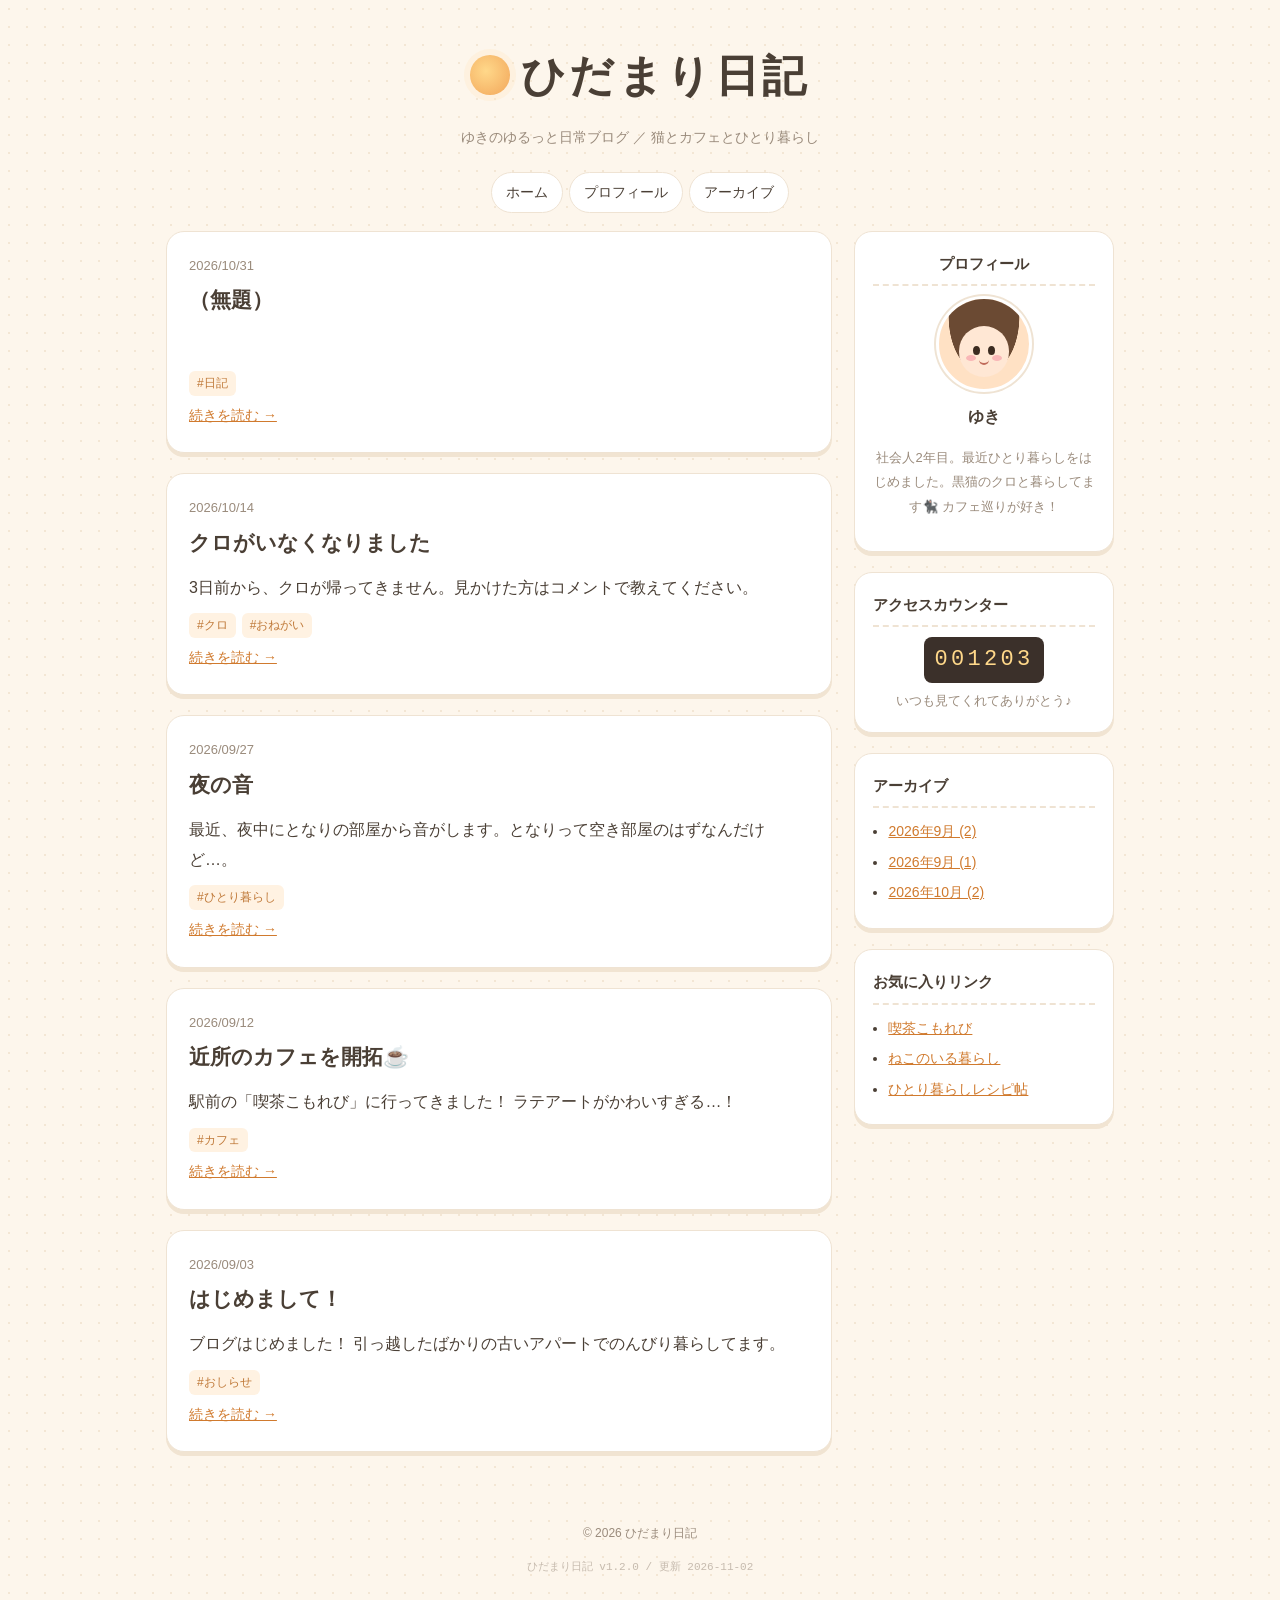
<file: index.html>
<!DOCTYPE html>
<html lang="ja">
<head>
<meta charset="UTF-8">
<meta name="viewport" content="width=device-width, initial-scale=1, viewport-fit=cover">
<title>ひだまり日記</title>
<meta name="description" content="ゆきのゆるっと日常ブログ。猫とカフェとひとり暮らし。">
<link rel="stylesheet" href="assets/blog.css">
</head>
<body>
<header class="site-header">
  <h1 class="site-title"><a href="index.html"><span class="sun"></span><span id="siteName">ひだまり日記</span></a></h1>
  <p class="site-desc" id="siteDesc">ゆきのゆるっと日常ブログ ／ 猫とカフェとひとり暮らし</p>
</header>
<nav class="nav">
  <a href="index.html">ホーム</a>
  <a href="#profile">プロフィール</a>
  <a href="#archive">アーカイブ</a>
</nav>

<div class="wrap">
  <main id="posts"></main>

  <aside class="side">
    <div class="card profile" id="profile">
      <h3>プロフィール</h3>
      <div class="avatar" id="avatar"><div class="hair"></div><div class="face"></div><div class="eye l"></div><div class="eye r"></div><div class="cheek l"></div><div class="cheek r"></div><div class="mouth"></div></div>
      <b>ゆき</b>
      <p class="small" id="profText">社会人2年目。最近ひとり暮らしをはじめました。黒猫のクロと暮らしてます🐈‍⬛ カフェ巡りが好き！</p>
    </div>
    <div class="card">
      <h3>アクセスカウンター</h3>
      <div style="text-align:center"><span class="counter" id="counter">001203</span>
      <p class="small" id="counterNote" style="margin:6px 0 0">いつも見てくれてありがとう♪</p></div>
    </div>
    <div class="card" id="archive">
      <h3>アーカイブ</h3>
      <ul id="archiveList">
        <li><a href="blog/1.html">2026年9月 (2)</a></li>
        <li><a href="blog/3.html">2026年9月 (1)</a></li>
        <li><a href="blog/4.html">2026年10月 (2)</a></li>
      </ul>
    </div>
    <div class="card">
      <h3>お気に入りリンク</h3>
      <ul id="links">
        <li><a href="javascript:void(0)" class="dead">喫茶こもれび</a></li>
        <li><a href="javascript:void(0)" class="dead">ねこのいる暮らし</a></li>
        <li><a href="javascript:void(0)" class="dead">ひとり暮らしレシピ帖</a></li>
      </ul>
    </div>
  </aside>
</div>

<footer class="site-footer">
  © 2026 ひだまり日記
  <div data-dwd-ver="ひだまり日記"></div>
</footer>

<script src="assets/dwd.js"></script>
<script src="assets/blog.js"></script>
<script>
(function () {
  'use strict';
  var read = DWD.get('read') || 0;
  var escaped = DWD.get('escaped');
  var cleared = DWD.get('cleared');

  var POSTS = [
    { n: 5, date: '2026/10/31', title: '（無題）', ex: '　', tags: ['日記'] },
    { n: 4, date: '2026/10/14', title: 'クロがいなくなりました', ex: '3日前から、クロが帰ってきません。見かけた方はコメントで教えてください。', tags: ['クロ', 'おねがい'] },
    { n: 3, date: '2026/09/27', title: '夜の音', ex: '最近、夜中にとなりの部屋から音がします。となりって空き部屋のはずなんだけど…。', tags: ['ひとり暮らし'] },
    { n: 2, date: '2026/09/12', title: '近所のカフェを開拓☕', ex: '駅前の「喫茶こもれび」に行ってきました！ ラテアートがかわいすぎる…！', tags: ['カフェ'] },
    { n: 1, date: '2026/09/03', title: 'はじめまして！', ex: 'ブログはじめました！ 引っ越したばかりの古いアパートでのんびり暮らしてます。', tags: ['おしらせ'] }
  ];

  var main = document.getElementById('posts');

  /* -------- RTAモード＋オンラインランキング（1回クリアで解放） -------- */
  function rtaCard() {
    var box = document.createElement('section');
    box.className = 'card rta-card';
    box.id = 'rank';
    var best = DWD.get('rtaBest');
    var pending = DWD.get('rtaPending');
    box.innerHTML =
      '<h3 class="rta-h">RTAモード</h3>' +
      '<p class="small" style="margin:0 0 10px">ブログ1記事目から脱出まで、どれだけ速くクリアできるか。タイマーは「RTA開始」を押した瞬間から、最深部の「そとへ」を押すまで計測されます。</p>' +
      '<div class="rta-row"><button type="button" class="rta-btn" id="rtaStart">RTA開始</button>' +
      '<span class="small">自己ベスト <b class="rta-num" id="rtaBest">' + (best ? DWD.fmt(best) : '--:--.--') + '</b></span></div>' +
      '<form id="rtaForm" class="rta-form" hidden>' +
      '<p style="margin:0 0 6px">登録できるタイム：<b class="rta-num" id="rtaPend"></b></p>' +
      '<div class="comment-form" style="margin:0"><input id="rtaName" maxlength="12" placeholder="ランキングに出す名前" autocomplete="nickname"><button id="rtaSend">登録</button></div>' +
      '</form>' +
      '<p class="small" id="rtaMsg" style="margin:8px 0 0;min-height:1.4em"></p>' +
      '<h3 class="rta-h" style="margin-top:14px">オンラインランキング</h3>' +
      '<ol class="rta-list" id="rtaList"><li class="small">読み込み中…</li></ol>';
    main.insertBefore(box, main.firstChild);

    document.getElementById('rtaStart').addEventListener('click', function () {
      DWD.rtaStart();
      location.href = 'index.html';
    });
    if (pending) {
      document.getElementById('rtaForm').hidden = false;
      document.getElementById('rtaPend').textContent = DWD.fmt(pending);
      document.getElementById('rtaName').value = (DWD.get('name') || '').slice(0, 12);
    }
    if (location.hash === '#rank') setTimeout(function () { box.scrollIntoView({ block: 'start' }); }, 50);
    initRanking();
  }

  // ランキングの保存先
  //  - GitHub Pages などふつうのWebサイト → Supabase（組織外の人も登録できる）
  //  - claude.ai の公開ページ（外部への通信が禁止）→ claude の共有データベース
  var SB_URL = 'https://kifnzvktwbomxthzvvgy.supabase.co';
  // anonキー：公開サイトに載せる前提の読み取り用キー（書き込みは関数経由のみ）
  var SB_KEY = 'eyJhbGciOiJIUzI1NiIsInR5cCI6IkpXVCJ9.eyJpc3MiOiJzdXBhYmFzZSIsInJlZiI6ImtpZm56dmt0d2JvbXh0aHp2dmd5Iiwicm9sZSI6ImFub24iLCJpYXQiOjE3Nzc4MzgxMzgsImV4cCI6MjA5MzQxNDEzOH0.M7nXP-u--6J_6rRpgz1cJj21_7KX6MtfTmZy77Xf_IE';
  function rankBackend() {
    var h = location.hostname;
    if (location.protocol === 'file:') return 'none';
    if (/(^|\.)github\.io$/.test(h) || h === 'localhost' || h === '127.0.0.1') return 'supabase';
    return 'claude';
  }

  function initRanking() {
    var list = document.getElementById('rtaList');
    var msg = document.getElementById('rtaMsg');
    var form = document.getElementById('rtaForm');
    var sendBtn = document.getElementById('rtaSend');

    function note(text) {
      list.innerHTML = '';
      var li = document.createElement('li');
      li.className = 'small';
      li.textContent = text;
      list.appendChild(li);
    }
    // rows: [{name, ms, mine}]（速い順）
    function showRows(rows) {
      list.innerHTML = '';
      var rank = 0;
      rows.forEach(function (v) {
        if (typeof v.ms !== 'number' || typeof v.name !== 'string') return;
        rank++;
        var li = document.createElement('li');
        if (v.mine) li.className = 'me';
        var n = document.createElement('span');
        n.className = 'rta-rank';
        n.textContent = rank + '位';
        var nm = document.createElement('span');
        nm.className = 'rta-who';
        nm.textContent = v.name.slice(0, 12) + (v.mine ? '（あなた）' : '');
        var t = document.createElement('b');
        t.className = 'rta-num';
        t.textContent = DWD.fmt(v.ms);
        li.appendChild(n); li.appendChild(nm); li.appendChild(t);
        list.appendChild(li);
      });
      if (!rank) note('まだ記録がありません。最初の記録を残そう。');
    }
    function disableSend(text) {
      sendBtn.disabled = true;
      if (!form.hidden && text) msg.textContent = text;
    }
    // 送信フォームの共通処理。submitFn(name, ms) は「登録後のベスト(ms)」を返す Promise
    function bindSubmit(submitFn) {
      var sending = false;
      form.addEventListener('submit', function (e) {
        e.preventDefault();
        if (sending) return;
        var ms = DWD.get('rtaPending');
        var name = document.getElementById('rtaName').value.trim().slice(0, 12);
        if (!name) { msg.textContent = '名前を入れてください。'; return; }
        if (typeof ms !== 'number' || ms < 30000 || ms > 3 * 3600000) { msg.textContent = 'このタイムは登録できません。'; return; }
        sending = true;
        sendBtn.disabled = true;
        msg.textContent = '登録中…';
        submitFn(name, Math.round(ms)).then(function (best) {
          msg.textContent = typeof best === 'number' && best < ms
            ? '登録済みのタイム（' + DWD.fmt(best) + '）の方が速いので、タイムはそのままにしました。'
            : '登録しました！';
          DWD.set('name', name);
          DWD.set('rtaPending', null);
          form.hidden = true;
        }).catch(function (err) {
          msg.textContent = (err && err.userMessage) || '登録できませんでした。時間をおいてもう一度試してください。';
          sendBtn.disabled = false;
        }).then(function () { sending = false; });
      });
    }

    var backend = rankBackend();
    if (backend === 'supabase') return supabaseRanking();
    if (backend === 'claude') return claudeRanking();
    note('オンラインランキングは、公開サイトで開いたときに使えます。');
    disableSend();

    /* ---- Supabase ---- */
    function supabaseRanking() {
      // ブラウザごとの匿名ID（1人1件の記録に使う）
      var pid = DWD.get('pid');
      if (typeof pid !== 'string' || pid.length < 16) {
        var a = new Uint8Array(16);
        (window.crypto || window.msCrypto).getRandomValues(a);
        pid = Array.prototype.map.call(a, function (b) { return ('0' + b.toString(16)).slice(-2); }).join('');
        DWD.set('pid', pid);
      }
      function api(path, opt) {
        opt = opt || {};
        var ctrl = window.AbortController ? new AbortController() : null;
        var timer = setTimeout(function () { if (ctrl) ctrl.abort(); }, 10000);
        return fetch(SB_URL + path, {
          method: opt.method || 'GET',
          headers: { apikey: SB_KEY, Authorization: 'Bearer ' + SB_KEY, 'Content-Type': 'application/json' },
          body: opt.body ? JSON.stringify(opt.body) : undefined,
          signal: ctrl ? ctrl.signal : undefined
        }).then(function (r) {
          clearTimeout(timer);
          if (!r.ok) { var e = new Error('http ' + r.status); e.status = r.status; throw e; }
          return r.json();
        }, function (e) { clearTimeout(timer); throw e; });
      }
      function load() {
        return api('/rest/v1/dwd_rta_scores?select=player_id,name,ms&order=ms.asc,updated_at.asc&limit=50').then(function (rows) {
          showRows((Array.isArray(rows) ? rows : []).map(function (r) {
            return { name: r.name, ms: r.ms, mine: r.player_id === pid };
          }));
        }).catch(function (e) {
          note(e && e.status === 404 ? 'ランキングは準備中です。' : 'ランキングを読み込めませんでした。通信状況を確認してください。');
        });
      }
      load();
      setInterval(load, 60000);
      bindSubmit(function (name, ms) {
        return api('/rest/v1/rpc/dwd_submit_rta', {
          method: 'POST',
          body: { p_player: pid, p_name: name, p_ms: ms, p_ver: DWD.VERSION }
        }).then(function (best) {
          load();
          return best;
        });
      });
    }

    /* ---- claude.ai の共有データベース ---- */
    function claudeRanking() {
      var tries = 0;
      (function waitClaude() {
        if (window.claude && typeof window.claude.use === 'function') return connect();
        if (++tries > 30) { note('ランキングを読み込めませんでした。'); return disableSend(); }
        setTimeout(waitClaude, 100);
      })();
      function connect() {
        Promise.all([window.claude.use('db'), window.claude.use('user')]).then(function (r) {
          var db = r[0], user = r[1];
          if (!db) { note('ランキングを読み込めませんでした（claude.ai にサインインすると表示されます）。'); return disableSend(); }
          return (user ? user.id() : Promise.resolve(null)).then(function (uid) {
            var loading = setTimeout(function () {
              if (list.querySelector('li.small')) note('ランキングにまだ接続できません。しばらくしてから開き直してください。');
            }, 10000);
            db.collection('rta').orderBy('ms').limit(50).onSnapshot(function (snap) {
              if (!snap.metadata.fromCache) clearTimeout(loading);
              showRows(snap.docs.map(function (d) {
                var v = d.data() || {};
                return { name: v.name, ms: v.ms, mine: !!uid && d.id === uid };
              }));
            }, function () {
              clearTimeout(loading);
              note('ランキングを読み込めませんでした。');
            });
            if (!uid) return disableSend('ランキングに登録するには claude.ai へのサインインが必要です。');
            bindSubmit(function (name, ms) {
              var ref = db.doc('rta/' + uid);
              return ref.get().then(function (cur) {
                var old = cur.exists ? cur.data() : null;
                if (old && typeof old.ms === 'number' && old.ms <= ms) return old.ms;
                return ref.set({ name: name, ms: ms, at: new Date().toISOString(), ver: DWD.VERSION }).then(function () { return ms; });
              }).catch(function (err) {
                var e = new Error('db');
                if (err && err.code === 'invalid_argument') e.userMessage = 'この共有設定では登録できません（閲覧のみの権限です）。';
                throw e;
              });
            });
          });
        }).catch(function () {
          note('ランキングを読み込めませんでした。');
          disableSend();
        });
      }
    }
  }
  function render(list) {
    main.innerHTML = '';
    list.forEach(function (p) {
      var a = document.createElement('article');
      a.className = 'card';
      a.innerHTML =
        '<div class="post-date"></div><h2 class="post-title"><a></a></h2>' +
        '<p class="post-excerpt"></p><div class="tags"></div><a class="readmore">続きを読む →</a>';
      a.querySelector('.post-date').textContent = p.date;
      var t = a.querySelector('.post-title a');
      t.textContent = p.title;
      t.href = p.href || 'blog/' + p.n + '.html';
      a.querySelector('.readmore').href = t.href;
      a.querySelector('.post-excerpt').textContent = p.ex;
      p.tags.forEach(function (tg) {
        var s = document.createElement('span');
        s.className = 'tag';
        s.textContent = '#' + tg;
        a.querySelector('.tags').appendChild(s);
      });
      main.appendChild(a);
    });
  }

  // お気に入りリンクは開かない（リンク切れ）
  DWD.$$('.dead').forEach(function (a) {
    a.addEventListener('click', function (e) {
      e.preventDefault();
      a.textContent = 'このページは存在しません';
    });
  });

  /* -------- 1周クリア後 -------- */
  if (cleared) {
    document.body.classList.add('blood');
    document.getElementById('avatar').classList.add('creepy');
    document.getElementById('siteName').textContent = 'ひだまり日記';
    document.getElementById('siteDesc').textContent = 'あなたも　ここで　くらしませんか';
    document.getElementById('counter').textContent = '000002';
    document.getElementById('counterNote').textContent = 'ゆき と ' + (DWD.get('name') || 'あなた');
    render(POSTS.map(function (p) {
      return { n: p.n, date: p.date, title: 'みつけた', ex: 'みつけた　みつけた　みつけた', tags: ['203'], href: 'end.html' };
    }));
    var box = document.createElement('div');
    box.className = 'card';
    box.innerHTML = '<p>もう一度、はじめから遊びますか？（セーブデータが消えます）</p><button type="button" id="resetBtn" style="font:inherit;padding:10px 20px;border-radius:10px;border:0;background:#a00;color:#fff;cursor:pointer">さいしょから</button>';
    main.insertBefore(box, main.firstChild);
    document.getElementById('resetBtn').addEventListener('click', function () {
      DWD.reset();
      location.href = 'index.html';
    });
    rtaCard();
    return;
  }

  /* -------- 脱出後（エンディング演出） -------- */
  if (escaped) {
    render([{ n: 6, date: '2026/11/02', title: 'ただいま！ クロも帰ってきました🐈‍⬛', ex: 'ずっと更新できなくてごめんなさい！ もう大丈夫です。全部、夢だったみたい。', tags: ['おしらせ', 'クロ'], href: '#' }].concat(POSTS.slice(1)));
    document.getElementById('counterNote').textContent = 'おかえりなさい♪';
    var toast = document.createElement('div');
    toast.className = 'toast';
    toast.innerHTML = '🎉 <b>脱出成功！</b> 表の世界に戻ってきました。<br><span class="small">おつかれさまでした。</span>';
    document.body.appendChild(toast);
    setTimeout(function () { DWD.sfx.chime(); }, 300);

    var started = false;
    function finale() {
      if (started) return;
      started = true;
      toast.remove();
      var name = DWD.get('name') || 'あなた';
      var titles = DWD.$$('.post-title a, .post-excerpt, .site-desc, #siteName, .small, .tag, .readmore, .side li a, .side h3');
      var hb = 0;
      // 心音がだんだん早くなる
      DWD.sfx.heartbeat(4, 0.85);
      setTimeout(function () { document.getElementById('avatar').classList.add('creepy'); DWD.sfx.blip(); }, 1400);
      setTimeout(function () { document.body.classList.add('stage-5'); DWD.sfx.whisper(2); }, 2400);
      setTimeout(function () {
        DWD.sfx.heartbeat(6, 0.45);
        var iv = setInterval(function () {
          hb++;
          titles.forEach(function (el) {
            el.textContent = DWD.corrupt(el.getAttribute('data-o') || (el.setAttribute('data-o', el.textContent), el.textContent), Math.min(1, hb * 0.12));
          });
          if (hb % 3 === 0) DWD.sfx.blip();
          if (hb > 9) {
            clearInterval(iv);
            document.body.classList.add('blood');
            document.body.classList.remove('stage-5');
            DWD.$$('.post-title a').forEach(function (el) { el.textContent = 'みつけた'; });
            DWD.$$('.post-excerpt').forEach(function (el) { el.textContent = 'クロは　かえってきた。　ゆきは　もう　いない。　つぎは　' + name + '。'; });
            document.getElementById('siteName').textContent = 'DarkWebDark';
            document.getElementById('counter').textContent = '000203';
            document.getElementById('counterNote').textContent = name + '　の　へや';
            DWD.sfx.stinger();
            document.body.classList.add('dwd-shake');
            setTimeout(function () {
              document.body.classList.remove('dwd-shake');
              DWD.scare({ type: 'face', dur: 1900 }).then(function () {
                return DWD.scare({ type: 'text', text: 'にがさない', dur: 1200 });
              }).then(function () {
                DWD.set('cleared', true);
                DWD.go('end.html', 600);
              });
            }, 1600);
          }
        }, 220);
      }, 4200);
    }
    // どこかを押すか、しばらく待つと始まる
    document.addEventListener('click', function (e) {
      var a = e.target.closest('a');
      if (a) e.preventDefault();
      finale();
    }, true);
    setTimeout(finale, 9000);
    return;
  }

  /* -------- 通常（だんだん不気味に） -------- */
  render(POSTS);
  if (DWD.get('rtaUnlocked') && !DWD.rtaRunning()) rtaCard();
  if (read >= 3) document.body.classList.add('stage-3');
  if (read >= 4) document.body.classList.add('stage-4');
  if (read >= 5) document.body.classList.add('stage-5');

  var counter = document.getElementById('counter');
  if (read >= 2) counter.textContent = '00' + (1203 + read * 37);
  if (read >= 3) {
    counter.textContent = '000203';
    document.getElementById('counterNote').textContent = 'いつも　見てるよ♪';
  }
  if (read >= 4) {
    counter.textContent = '000001';
    document.getElementById('counterNote').textContent = 'あなたが　はじめての　ひと';
    document.getElementById('avatar').classList.add('creepy');
    document.getElementById('profText').innerHTML = '社会人2年目。最近ひとり暮らしをはじめました。<s>黒猫のクロと暮らしてます</s> <span class="redtext">となりの人と　くらしてます</span>';
    var li = document.createElement('li');
    li.innerHTML = '<a href="dwd/index.html" class="faint" style="color:#ece4d8">となりのへや</a>';
    document.getElementById('links').appendChild(li);
  }
  if (read >= 4) {
    // 時々タイトルが一瞬化ける
    setInterval(function () {
      if (Math.random() < 0.5) DWD.glitchText(document.getElementById('siteName'), 300, 0.6);
    }, 6000);
  }
  // 無題の記事は、前の記事を読むまではただの空白
  if (read < 4) {
    var first = main.querySelector('.post-excerpt');
    if (first) first.textContent = '　';
  } else {
    var f2 = main.querySelector('.post-excerpt');
    if (f2) f2.innerHTML = '<span class="redtext">だれか　みてますか</span>';
  }
})();
</script>
</body>
</html>
</file>
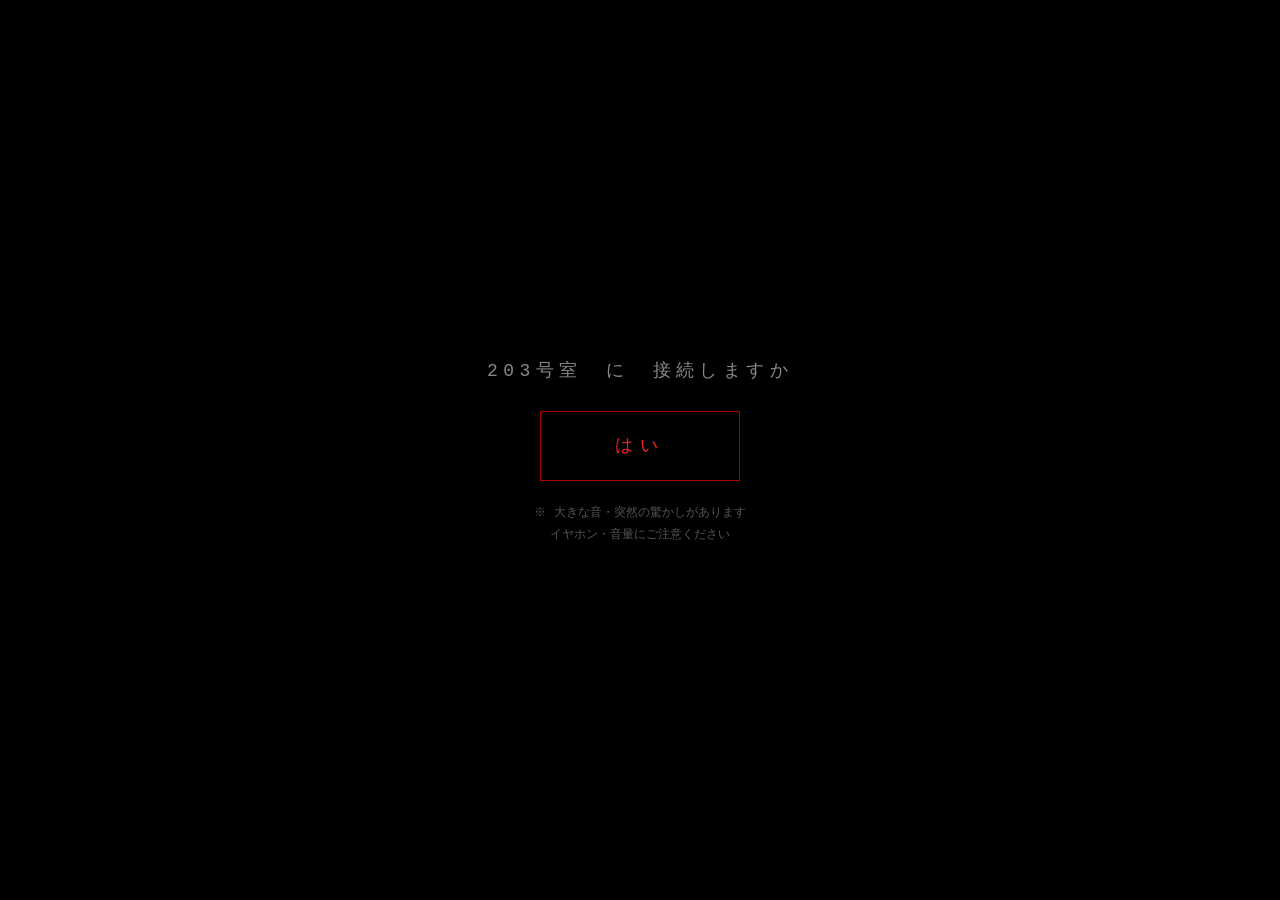
<file: dwd/index.html>
<!DOCTYPE html>
<html lang="ja">
<head>
<meta charset="UTF-8">
<meta name="viewport" content="width=device-width, initial-scale=1, viewport-fit=cover">
<title>DarkWebDark</title>
<link rel="stylesheet" href="../assets/dark.css">
<style>
  .doors { display: grid; grid-template-columns: repeat(3, 1fr); gap: 12px; max-width: 420px; margin: 28px auto 10px; }
  .door {
    aspect-ratio: 3 / 5; background: linear-gradient(#1a1210, #0b0706); border: 1px solid #2b1a16;
    color: #6d5f57; font: 700 22px "Courier New", monospace; cursor: pointer; position: relative;
    display: flex; align-items: flex-end; justify-content: center; padding-bottom: 10px; border-radius: 3px;
    touch-action: manipulation; transition: transform .15s, border-color .15s;
  }
  .door::after { content: ""; position: absolute; right: 16%; top: 52%; width: 7px; height: 7px; border-radius: 50%; background: #5a4a3a; }
  .door:hover { border-color: #6b1010; transform: translateY(-2px); }
  .door.open { background: #000; border-color: #000; color: #000; }
  #lines .msg { opacity: 0; transition: opacity 1s; }
  #lines .msg.on { opacity: 1; }
</style>
</head>
<body>
<div class="vignette"></div>
<div class="page">
  <div class="layer">LAYER 01 / 入口</div>
  <h1 class="logo">DarkWebDark</h1>
  <div id="lines">
    <p class="msg">ようこそ</p>
    <p class="msg">ここは　とても　ふかい　ところ</p>
    <p class="msg">ゆきも　クロも　ここに　いる</p>
    <p class="msg">おりていくには　とびらを　えらんで</p>
    <p class="msg red">ほんものは　ひとつだけ。　かべを　たたいた　かず</p>
  </div>
  <div class="doors hidden" id="doors"></div>
  <p class="err" id="err"></p>
</div>
<div class="footer-ver" data-dwd-ver></div>

<script src="../assets/dwd.js"></script>
<script>
(function () {
  'use strict';
  DWD.noiseBg(0.05);
  var CORRECT = 3; // ブログ「夜の音」：ノックは毎晩3回

  DWD.gate({
    title: '203号室　に　接続しますか',
    button: 'はい',
    warn: '※ 大きな音・突然の驚かしがあります<br>イヤホン・音量にご注意ください'
  }).then(start);

  var haunt;
  function start() {
    var drone = DWD.drone(0.16);
    DWD.sfx.knock(3);
    var ms = DWD.$$('#lines .msg');
    var i = 0;
    (function next() {
      if (i >= ms.length) {
        document.getElementById('doors').classList.remove('hidden');
        haunt = DWD.haunt({ min: 12000, max: 24000, bigChance: 0.25 });
        return;
      }
      ms[i++].classList.add('on');
      DWD.sfx.blip();
      setTimeout(next, 1300);
    })();
    buildDoors();
  }

  function buildDoors() {
    var wrap = document.getElementById('doors');
    for (var n = 1; n <= 9; n++) {
      var b = document.createElement('button');
      b.type = 'button';
      b.className = 'door';
      b.textContent = n;
      b.dataset.n = n;
      wrap.appendChild(b);
    }
    var wrong = 0;
    wrap.addEventListener('click', function (e) {
      var d = e.target.closest('.door');
      if (!d || d.classList.contains('open') || DWD.isScaring()) return;
      var n = +d.dataset.n;
      d.classList.add('open');
      if (n === CORRECT) {
        DWD.sfx.knock(3);
        document.getElementById('err').textContent = 'こたえたね';
        DWD.set('layer', Math.max(DWD.get('layer') || 0, 2));
        setTimeout(function () { DWD.go('2/index.html', 1200); }, 900);
        return;
      }
      wrong++;
      DWD.inc('miss');
      // はずれの扉：種類いろいろ
      var r = wrong % 4;
      if (r === 1) {
        DWD.scare({ type: 'face' });
      } else if (r === 2) {
        // 偽の404ページへ
        location.href = '404.html';
      } else if (r === 3) {
        DWD.scare({ type: 'text', text: 'ちがう' });
      } else {
        DWD.scare({ type: 'eye' });
      }
      document.getElementById('err').textContent = DWD.pick(['そこじゃない', 'ちがう', 'かぞえて', 'よる　なんかい　なった？']);
    });
  }
})();
</script>
</body>
</html>
</file>
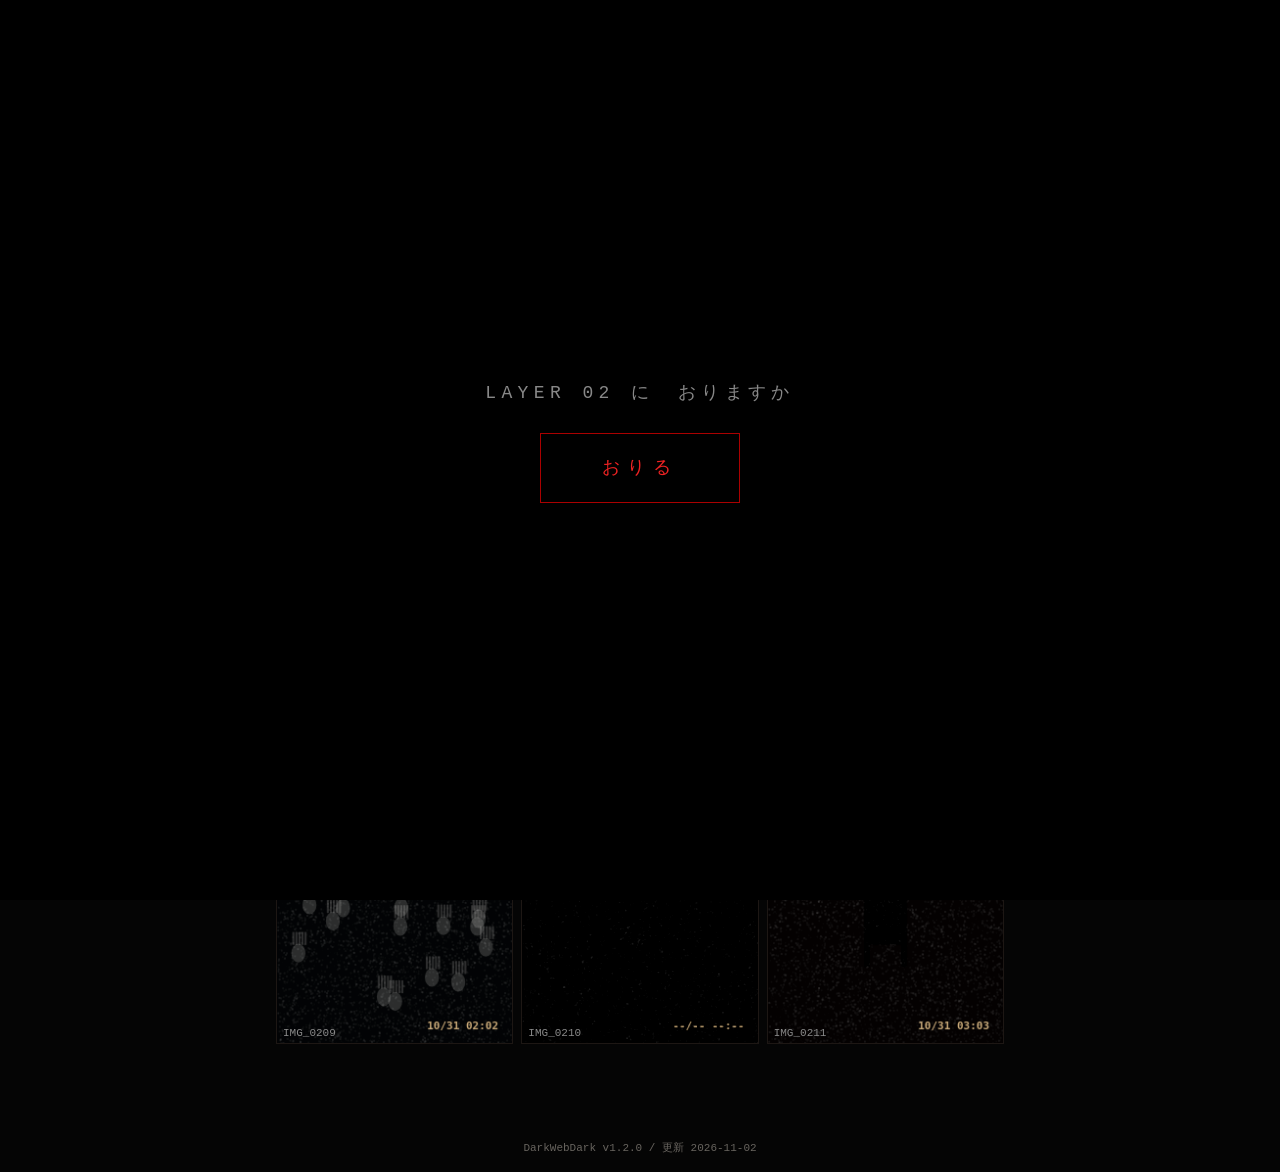
<file: dwd/2/index.html>
<!DOCTYPE html>
<html lang="ja">
<head>
<meta charset="UTF-8">
<meta name="viewport" content="width=device-width, initial-scale=1, viewport-fit=cover">
<title>DarkWebDark/2</title>
<link rel="stylesheet" href="../../assets/dark.css">
<style>
  .grid { display: grid; grid-template-columns: repeat(3, 1fr); gap: 8px; margin: 22px 0; }
  .ph { aspect-ratio: 1; background: #000; border: 1px solid #1d1714; cursor: pointer; padding: 0; position: relative; overflow: hidden; }
  .ph canvas { width: 100%; height: 100%; display: block; filter: grayscale(.6) contrast(1.1); transition: filter .2s; }
  .ph:hover canvas { filter: none; }
  .ph span { position: absolute; left: 6px; bottom: 4px; font: 11px "Courier New", monospace; color: #888; }
  .modal { position: fixed; inset: 0; z-index: 50; background: rgba(0,0,0,.94); display: flex; flex-direction: column; align-items: center; justify-content: center; padding: 16px; gap: 14px; }
  .modal canvas { width: min(560px, 92vw); max-height: 60vh; aspect-ratio: 1; object-fit: contain; border: 1px solid #222; }
  .modal .cap { letter-spacing: .2em; text-align: center; font-size: 16px; min-height: 1.6em; }
  .modal .close { position: absolute; top: 10px; right: 14px; font-size: 28px; background: none; border: 0; color: #777; cursor: pointer; padding: 8px; }
  .answer { display: flex; gap: 8px; flex-wrap: wrap; justify-content: center; }
</style>
</head>
<body>
<div class="vignette"></div>
<div class="page">
  <div class="layer">LAYER 02 / 写真</div>
  <h1 class="logo">DarkWebDark/2</h1>
  <p class="msg" id="m1">ゆきが　さいごに　とった　しゃしん</p>
  <p class="msg dim" id="m2">あの子を　さがして。　なまえを　よんで</p>
  <div class="grid" id="grid"></div>
</div>
<div class="footer-ver" data-dwd-ver></div>

<div class="modal hidden" id="modal">
  <button class="close" id="close" aria-label="閉じる">×</button>
  <canvas id="big" width="600" height="600"></canvas>
  <div class="cap" id="cap"></div>
  <form class="answer hidden" id="answer">
    <input class="input" id="name" placeholder="なまえ" autocomplete="off" maxlength="12">
    <button class="btn">よぶ</button>
  </form>
  <p class="err" id="err"></p>
</div>

<script src="../../assets/dwd.js"></script>
<script>
(function () {
  'use strict';
  DWD.noiseBg(0.06);

  /* ---- 写真をキャンバスで描く ---- */
  function base(c, w, h, col) {
    c.fillStyle = col || '#0b0b0d';
    c.fillRect(0, 0, w, h);
  }
  function grain(c, w, h, a) {
    for (var i = 0; i < 5000; i++) {
      c.fillStyle = 'rgba(255,255,255,' + Math.random() * (a || 0.08) + ')';
      c.fillRect(Math.random() * w, Math.random() * h, 2, 2);
    }
  }
  function stamp(c, w, h, t) {
    c.fillStyle = '#e8a030';
    c.font = 'bold ' + Math.round(w * 0.045) + 'px monospace';
    c.textAlign = 'right';
    c.fillText(t, w - 14, h - 14);
    c.textAlign = 'left';
  }
  function figure(c, x, y, s, col) {
    c.fillStyle = col || '#000';
    c.beginPath();
    c.arc(x, y, s * 0.18, 0, Math.PI * 2);
    c.fill();
    c.beginPath();
    c.moveTo(x - s * 0.22, y + s * 0.2);
    c.lineTo(x + s * 0.22, y + s * 0.2);
    c.lineTo(x + s * 0.3, y + s * 1.1);
    c.lineTo(x - s * 0.3, y + s * 1.1);
    c.fill();
    // 長すぎる腕
    c.fillRect(x - s * 0.3, y + s * 0.22, s * 0.07, s * 1.2);
    c.fillRect(x + s * 0.23, y + s * 0.22, s * 0.07, s * 1.2);
  }
  function paleFace(c, x, y, s) {
    c.fillStyle = 'rgba(220,214,200,.85)';
    c.beginPath();
    c.ellipse(x, y, s * 0.7, s, 0, 0, Math.PI * 2);
    c.fill();
    c.fillStyle = '#000';
    c.beginPath();
    c.ellipse(x - s * 0.28, y - s * 0.15, s * 0.16, s * 0.22, 0, 0, Math.PI * 2);
    c.ellipse(x + s * 0.28, y - s * 0.15, s * 0.16, s * 0.22, 0, 0, Math.PI * 2);
    c.ellipse(x, y + s * 0.5, s * 0.14, s * 0.28, 0, 0, Math.PI * 2);
    c.fill();
  }
  var PH = [
    { t: '203号室', cap: 'となりの　へや。　ずっと　あいてる', draw: function (c, w, h) {
      base(c, w, h, '#14110f');
      c.fillStyle = '#2a221d'; c.fillRect(w * .28, h * .12, w * .44, h * .8);
      c.fillStyle = '#7a6a50'; c.font = 'bold ' + w * .08 + 'px serif'; c.textAlign = 'center'; c.fillText('203', w * .5, h * .3); c.textAlign = 'left';
      c.fillStyle = '#a99a7a'; c.beginPath(); c.arc(w * .64, h * .55, w * .02, 0, 7); c.fill();
      c.fillStyle = 'rgba(0,0,0,.9)'; c.fillRect(w * .28, h * .88, w * .44, h * .04);
      c.fillStyle = 'rgba(200,190,170,.5)'; for (var i = 0; i < 4; i++) c.fillRect(w * (.4 + i * .04), h * .88, w * .015, h * .03);
      stamp(c, w, h, '10/30 02:13');
    } },
    { t: 'まど', cap: 'まどの　そと。　ここは　2かい', scareOn: 2, draw: function (c, w, h) {
      base(c, w, h, '#06080d');
      c.strokeStyle = '#33302a'; c.lineWidth = w * .03; c.strokeRect(w * .15, h * .12, w * .7, h * .72);
      c.beginPath(); c.moveTo(w * .5, h * .12); c.lineTo(w * .5, h * .84); c.stroke();
      paleFace(c, w * .66, h * .42, w * .07);
      stamp(c, w, h, '10/30 02:41');
    } },
    { t: 'クロ', cap: 'この子の　なまえを　よんで', answer: true, draw: function (c, w, h) {
      base(c, w, h, '#020202');
      [[.5, .5]].forEach(function (p) {
        c.fillStyle = '#d9cc3a'; c.shadowColor = '#cfc030'; c.shadowBlur = 20;
        c.beginPath(); c.ellipse(w * (p[0] - .07), h * p[1], w * .035, w * .045, 0, 0, 7); c.ellipse(w * (p[0] + .07), h * p[1], w * .035, w * .045, 0, 0, 7); c.fill();
        c.shadowBlur = 0; c.fillStyle = '#000'; c.fillRect(w * (p[0] - .075), h * p[1] - w * .04, w * .01, w * .08); c.fillRect(w * (p[0] + .065), h * p[1] - w * .04, w * .01, w * .08);
      });
      c.fillStyle = '#7a0000'; c.fillRect(w * .4, h * .63, w * .2, h * .025);
      stamp(c, w, h, '10/31 00:00');
    } },
    { t: 'かべ', cap: 'かべの　うちがわ', draw: function (c, w, h) {
      base(c, w, h, '#2a2620');
      c.fillStyle = 'rgba(120,0,0,.75)'; c.font = w * .07 + 'px serif';
      for (var y = 1; y < 12; y++) for (var x = 0; x < 6; x++) if (Math.random() < .7) c.fillText(Math.random() < .5 ? 'あけて' : 'ゆき', x * w * .18 + Math.random() * 10, y * h * .085);
      c.strokeStyle = 'rgba(0,0,0,.6)'; c.lineWidth = 3;
      for (var i = 0; i < 30; i++) { var sx = Math.random() * w; c.beginPath(); c.moveTo(sx, h * .5); c.lineTo(sx + 8, h * .9); c.stroke(); }
      stamp(c, w, h, '10/29 02:13');
    } },
    { t: 'ろうか', cap: 'だれか　いる', scareOn: 3, draw: function (c, w, h) {
      base(c, w, h, '#0a0a0a');
      for (var i = 0; i < 7; i++) { var k = i / 7; c.strokeStyle = 'rgba(160,150,130,' + (0.4 - k * 0.3) + ')'; c.strokeRect(w * (.5 - .45 * (1 - k)), h * (.5 - .45 * (1 - k)), w * .9 * (1 - k), h * .9 * (1 - k)); }
      figure(c, w * .5, h * .45, w * .08, '#000');
      stamp(c, w, h, '10/31 01:58');
    } },
    { t: 'あなた', cap: 'これは　いま', youPhoto: true, draw: function (c, w, h) {
      base(c, w, h, '#050505');
      var g = c.createRadialGradient(w * .5, h * .55, 5, w * .5, h * .55, w * .4); g.addColorStop(0, 'rgba(140,170,220,.5)'); g.addColorStop(1, 'rgba(0,0,0,0)'); c.fillStyle = g; c.fillRect(0, 0, w, h);
      c.fillStyle = '#000'; c.beginPath(); c.arc(w * .5, h * .62, w * .13, 0, 7); c.fill(); c.fillRect(w * .3, h * .7, w * .4, h * .3);
      paleFace(c, w * .74, h * .32, w * .06);
      var d = new Date(); stamp(c, w, h, (d.getMonth() + 1) + '/' + d.getDate() + ' ' + d.getHours() + ':' + ('0' + d.getMinutes()).slice(-2));
    } },
    { t: 'て', cap: 'まどに　たくさん', draw: function (c, w, h) {
      base(c, w, h, '#0c0f12');
      c.fillStyle = 'rgba(230,225,215,.18)';
      for (var i = 0; i < 26; i++) { var x = Math.random() * w, y = Math.random() * h; c.beginPath(); c.ellipse(x, y, w * .03, w * .04, 0, 0, 7); c.fill(); for (var k = -2; k <= 2; k++) c.fillRect(x + k * w * .013, y - w * .09, w * .009, w * .055); }
      stamp(c, w, h, '10/31 02:02');
    } },
    { t: '　', cap: '　', scareOn: 1, draw: function (c, w, h) {
      base(c, w, h, '#000');
      stamp(c, w, h, '--/-- --:--');
    } },
    { t: 'ゆき', cap: 'ゆきは　まだ　ここに　いる', draw: function (c, w, h) {
      base(c, w, h, '#120c0c');
      figure(c, w * .5, h * .25, w * .3, 'rgba(0,0,0,.95)');
      c.fillStyle = 'rgba(80,50,30,.9)'; c.beginPath(); c.arc(w * .5, h * .25, w * .07, Math.PI, 0); c.fill();
      stamp(c, w, h, '10/31 03:03');
    } }
  ];

  var grid = document.getElementById('grid');
  PH.forEach(function (p, i) {
    var b = document.createElement('button');
    b.type = 'button';
    b.className = 'ph';
    var cv = document.createElement('canvas');
    cv.width = cv.height = 240;
    p.draw(cv.getContext('2d'), 240, 240);
    grain(cv.getContext('2d'), 240, 240);
    b.appendChild(cv);
    var s = document.createElement('span');
    s.textContent = 'IMG_0' + (203 + i);
    b.appendChild(s);
    b.addEventListener('click', function () { open(i); });
    grid.appendChild(b);
    p.views = 0;
  });

  var modal = document.getElementById('modal');
  var big = document.getElementById('big');
  var cap = document.getElementById('cap');
  var ans = document.getElementById('answer');
  var err = document.getElementById('err');
  var openCount = 0;

  function open(i) {
    if (DWD.isScaring()) return;
    var p = PH[i];
    p.views++;
    openCount++;
    var c = big.getContext('2d');
    p.draw(c, 600, 600);
    grain(c, 600, 600, 0.1);
    modal.classList.remove('hidden');
    ans.classList.toggle('hidden', !p.answer);
    err.textContent = '';
    cap.textContent = '';
    DWD.sfx.static(0.15, 0.2);
    DWD.type(cap, p.cap, 90);
    if (p.youPhoto) setTimeout(function () { DWD.sfx.breath(); }, 800);
    // 写真によっては、見た回数で驚かし
    if (p.scareOn && p.views === p.scareOn) {
      setTimeout(function () {
        DWD.scare({ type: p.t === 'まど' ? 'face' : DWD.pick(['face', 'eye']) });
      }, DWD.rand(700, 1600));
    } else if (openCount % 5 === 0) {
      setTimeout(function () { DWD.flash(90); }, 600);
    }
    if (p.answer) setTimeout(function () { document.getElementById('name').focus(); }, 200);
  }
  function close() { modal.classList.add('hidden'); }
  document.getElementById('close').addEventListener('click', close);
  modal.addEventListener('click', function (e) { if (e.target === modal) close(); });
  document.addEventListener('keydown', function (e) { if (e.key === 'Escape') close(); });

  var tries = 0;
  ans.addEventListener('submit', function (e) {
    e.preventDefault();
    var v = document.getElementById('name').value.trim().toLowerCase();
    if (['くろ', 'クロ', 'kuro', 'ｸﾛ', '黒'].indexOf(v) >= 0) {
      cap.textContent = 'ニャア';
      DWD.sfx.whisper(1.2);
      DWD.set('layer', Math.max(DWD.get('layer') || 0, 3));
      setTimeout(function () { DWD.go('../3/index.html', 1200); }, 1300);
      return;
    }
    tries++;
    DWD.inc('miss');
    if (tries % 2 === 0) {
      DWD.scare({ type: 'text', text: 'ちがう' });
    } else {
      DWD.sfx.blip();
      err.textContent = DWD.pick(['その子じゃない', 'ゆきは　なんて　よんでた？', 'くろい　ねこ']);
    }
  });

  DWD.gate({ title: 'LAYER 02 に　おりますか', button: 'おりる' }).then(function () {
    DWD.drone(0.17);
    DWD.sfx.knock(3);
    DWD.haunt({ min: 11000, max: 22000, bigChance: 0.2, paused: function () { return !modal.classList.contains('hidden'); } });
  });
})();
</script>
</body>
</html>
</file>
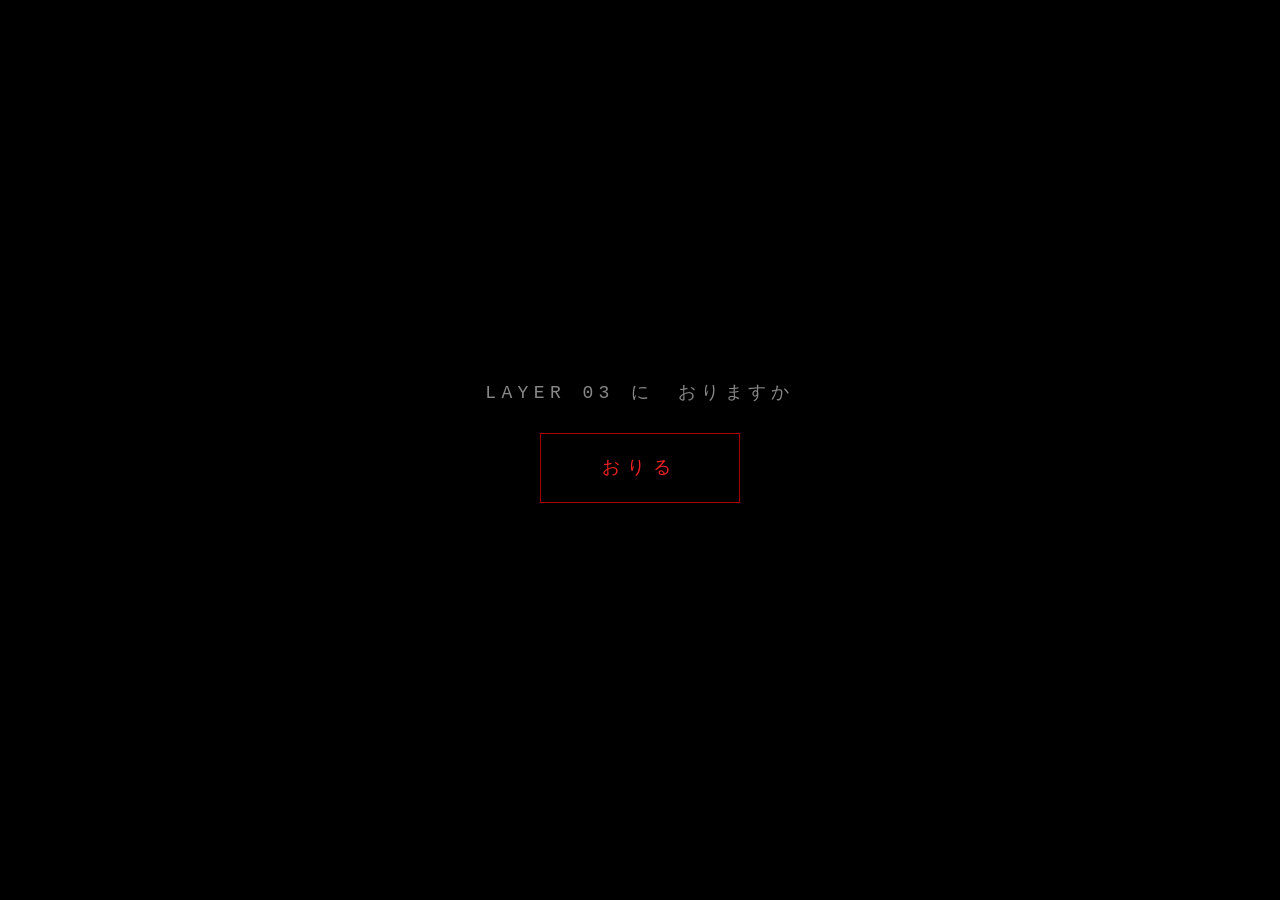
<file: dwd/3/index.html>
<!DOCTYPE html>
<html lang="ja">
<head>
<meta charset="UTF-8">
<meta name="viewport" content="width=device-width, initial-scale=1, viewport-fit=cover">
<title>DarkWebDark/3</title>
<link rel="stylesheet" href="../../assets/dark.css">
<style>
  .chat { border: 1px solid #1f1a18; background: #070505; padding: 14px; min-height: 52vh; max-height: 60vh; overflow-y: auto; margin-top: 18px; font-family: "Courier New", "Hiragino Kaku Gothic ProN", monospace; font-size: 15px; line-height: 1.8; -webkit-overflow-scrolling: touch; }
  .line { margin: 0 0 6px; word-break: break-all; }
  .line .who { color: #a01010; margin-right: 8px; }
  .line.me .who { color: #607080; }
  .choices { display: flex; flex-wrap: wrap; gap: 8px; justify-content: center; margin: 14px 0; min-height: 50px; }
  .choices form { display: flex; gap: 8px; flex-wrap: wrap; justify-content: center; }
  body.red { background: #2a0000; }
  body.red .chat { background: #1a0000; border-color: #600; }
  /* 下へ下へと続く道 */
  #abyss { height: 4200px; position: relative; }
  #abyss p { position: absolute; left: 0; right: 0; text-align: center; letter-spacing: .4em; color: #3a2a2a; font-size: 15px; }
  #abyss .goal { bottom: 80px; }
</style>
</head>
<body>
<div class="vignette"></div>
<div class="page">
  <div class="layer">LAYER 03 / 管理人</div>
  <h1 class="logo">DarkWebDark/3</h1>
  <div class="chat" id="chat" aria-live="polite"></div>
  <div class="choices" id="choices"></div>
  <div id="abyss" class="hidden"></div>
</div>
<div class="footer-ver" data-dwd-ver></div>

<script src="../../assets/dwd.js"></script>
<script>
(function () {
  'use strict';
  DWD.noiseBg(0.05);
  var chat = document.getElementById('chat');
  var choices = document.getElementById('choices');
  var name = DWD.get('name') || '';

  function say(who, text, me) {
    return new Promise(function (res) {
      var p = document.createElement('p');
      p.className = 'line' + (me ? ' me' : '');
      var w = document.createElement('span');
      w.className = 'who';
      w.textContent = who + '>';
      var t = document.createElement('span');
      p.appendChild(w);
      p.appendChild(t);
      chat.appendChild(p);
      chat.scrollTop = chat.scrollHeight;
      if (me) { t.textContent = text; return res(); }
      DWD.type(t, text, 75, true).then(function () {
        chat.scrollTop = chat.scrollHeight;
        setTimeout(res, 500);
      });
    });
  }
  var K = function (t) { return say('？？？', t); };

  function choose(opts) {
    return new Promise(function (res) {
      choices.innerHTML = '';
      opts.forEach(function (o) {
        var b = document.createElement('button');
        b.type = 'button';
        b.className = 'btn';
        b.textContent = o;
        b.addEventListener('click', function () {
          choices.innerHTML = '';
          say('あなた', o, true).then(function () { res(o); });
        });
        choices.appendChild(b);
      });
    });
  }
  function ask() {
    return new Promise(function (res) {
      choices.innerHTML = '<form><input class="input" maxlength="10" placeholder="なまえ" autocomplete="off"><button class="btn">おくる</button></form>';
      var f = choices.querySelector('form');
      var inp = f.querySelector('input');
      inp.value = name;
      setTimeout(function () { inp.focus(); }, 100);
      f.addEventListener('submit', function (e) {
        e.preventDefault();
        var v = inp.value.trim().slice(0, 10);
        if (!v) return;
        choices.innerHTML = '';
        say('あなた', v, true).then(function () { res(v); });
      });
    });
  }

  async function story() {
    await DWD.wait(800);
    await K('やっと　きたね');
    await K('ずっと　まってた');
    await K('なまえ　おしえて');
    name = await ask();
    DWD.set('name', name);
    await K(name + '。');
    await K(name + '。' + name + '。');
    DWD.sfx.whisper();
    await K('いい　なまえ。　おぼえた');
    await K('いま　' + DWD.timeStr() + '　だね');
    await K(DWD.device() + '　で　みてるんだ');
    await K('へやは　くらい？');
    var a = await choose(['あかるい', 'くらい']);
    await K(a === 'あかるい' ? 'うそ' : 'しってる');
    await K('ゆきも　さいしょは　ブログを　かいてた');
    await K('クロを　さがしに　ここまで　おりてきた');
    DWD.sfx.knock(3);
    await K('いまは　ずっと　かべの　なかで　ノックしてる');
    await K('つぎの　ひとが　こたえてくれるまで');
    await K('ねえ　' + name);
    await K('うしろ　みて');
    var b = await choose(['みた', 'みない']);
    if (b === 'みた') {
      await K('ちがう');
      await K('もっと　ちかく');
    } else {
      await K('じゃあ');
      await K('こっちから　いくね');
    }
    DWD.sfx.heartbeat(3, 0.5);
    await DWD.wait(1700);
    await DWD.scare({ type: 'face', dur: 1300 });
    // 画面が赤くなり、名前で埋め尽くされる
    document.body.classList.add('red');
    chat.innerHTML = '';
    var spam = setInterval(function () {
      var p = document.createElement('p');
      p.className = 'line';
      p.innerHTML = '<span class="who">？？？&gt;</span>';
      p.appendChild(document.createTextNode((name + '　').repeat(6)));
      chat.appendChild(p);
      chat.scrollTop = chat.scrollHeight;
      DWD.sfx.blip();
    }, 90);
    await DWD.wait(2500);
    clearInterval(spam);
    document.body.classList.remove('red');
    chat.innerHTML = '';
    await K('こわかった？');
    await K('まだ　あさい');
    await K('もっと　したへ　おりて');
    DWD.set('layer', Math.max(DWD.get('layer') || 0, 4));
    openAbyss();
  }

  // 長い長い下り坂（スクロール）
  function openAbyss() {
    var ab = document.getElementById('abyss');
    ab.classList.remove('hidden');
    var words = ['した', 'もっと', 'まだ', 'ついてきてる', 'ふりかえらないで', 'ゆきも　ここを　とおった', 'あと　すこし', name + '　はやく'];
    words.forEach(function (w, i) {
      var p = document.createElement('p');
      p.textContent = w;
      p.style.top = (300 + i * 470) + 'px';
      ab.appendChild(p);
    });
    var g = document.createElement('p');
    g.className = 'goal';
    g.innerHTML = '<a class="btn" href="../4/index.html">LAYER 04 へ</a>';
    ab.appendChild(g);
    choices.innerHTML = '<p class="dim blink">▼　したへ　すすむ</p>';

    var flashed = false, knocked = false;
    window.addEventListener('scroll', function () {
      var r = (window.scrollY + window.innerHeight) / document.body.scrollHeight;
      if (!knocked && r > 0.35) { knocked = true; DWD.sfx.knock(3, 0.5); }
      if (!flashed && r > 0.65) { flashed = true; DWD.scare({ type: 'face', dur: 900 }); }
    }, { passive: true });
    ab.querySelector('.goal a').addEventListener('click', function (e) {
      e.preventDefault();
      DWD.go('../4/index.html', 1000);
    });
  }

  DWD.gate({ title: 'LAYER 03 に　おりますか', button: 'おりる' }).then(function () {
    DWD.drone(0.15);
    DWD.haunt({ min: 14000, max: 26000, big: false });
    story();
  });
})();
</script>
</body>
</html>
</file>
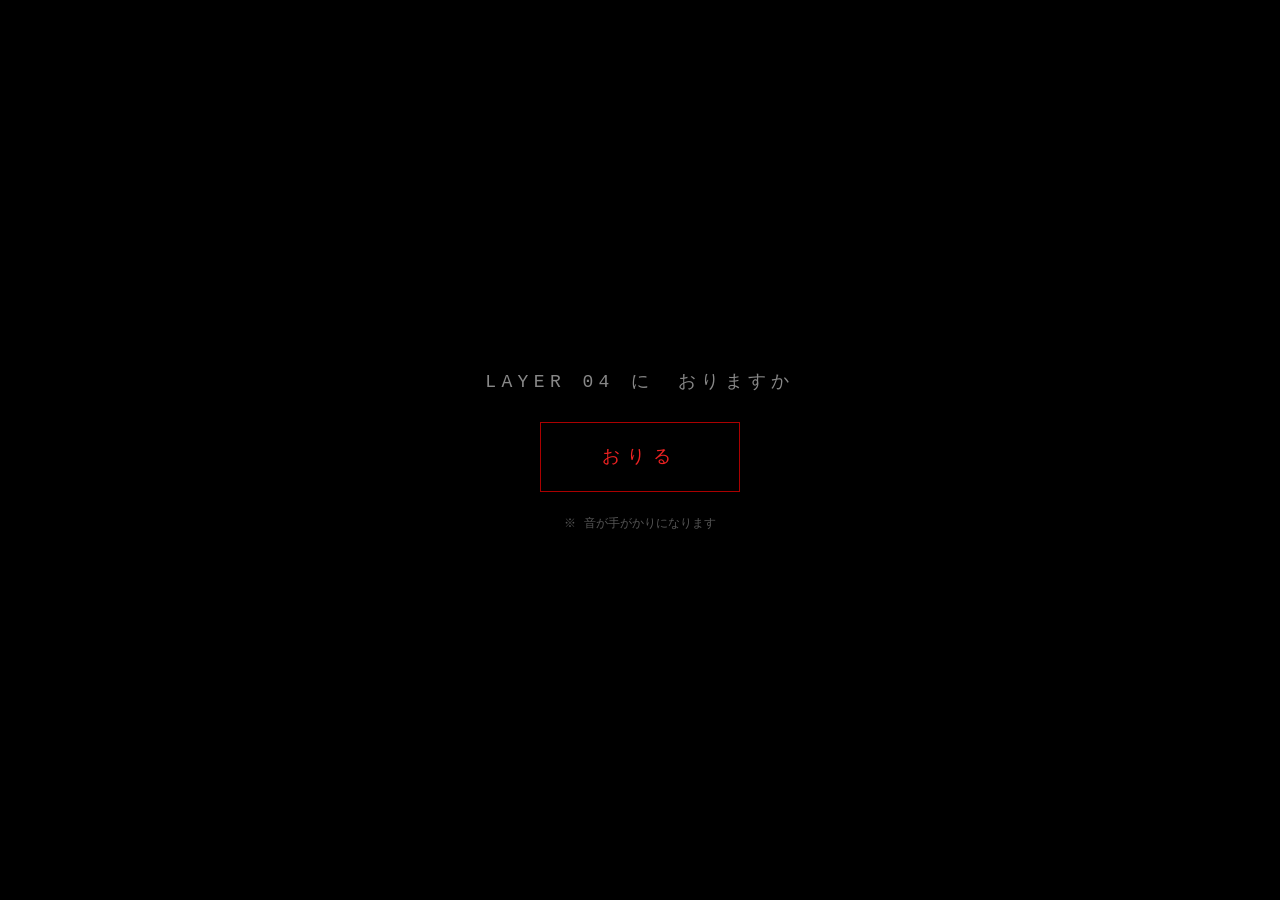
<file: dwd/4/index.html>
<!DOCTYPE html>
<html lang="ja">
<head>
<meta charset="UTF-8">
<meta name="viewport" content="width=device-width, initial-scale=1, viewport-fit=cover">
<title>DarkWebDark/4</title>
<link rel="stylesheet" href="../../assets/dark.css">
<style>
  .hall { display: flex; justify-content: center; gap: clamp(10px, 4vw, 28px); margin: 26px 0 12px; perspective: 600px; }
  .d {
    width: clamp(78px, 24vw, 140px); aspect-ratio: 2 / 3.6; position: relative; cursor: pointer; border: 0; padding: 0;
    background: linear-gradient(90deg, #1b120f, #261914 50%, #1b120f); box-shadow: inset 0 0 0 3px #0c0807, 0 0 0 1px #2b1d18;
    transform-origin: left center; transition: transform .7s ease, box-shadow .2s; touch-action: manipulation;
  }
  .d::before { content: ""; position: absolute; inset: 12% 14% 50% 14%; border: 2px solid #0e0907; }
  .d::after { content: ""; position: absolute; right: 12%; top: 54%; width: 9px; height: 9px; border-radius: 50%; background: #6a563f; }
  .d.listened { box-shadow: inset 0 0 0 3px #0c0807, 0 0 0 1px #8a1a1a, 0 0 18px #6a000055; }
  .d.opening { transform: rotateY(-75deg); }
  .d .lbl { position: absolute; left: 0; right: 0; bottom: -30px; text-align: center; font-size: 13px; color: #6d6058; letter-spacing: .15em; }
  .d:focus-visible { outline: 2px solid var(--red); outline-offset: 4px; }
  .depth { font-family: "Courier New", monospace; text-align: center; color: #6b1010; letter-spacing: .3em; }
  .rule { text-align: center; font-size: 14px; color: #6e655e; line-height: 1.9; }
  .ear { position: absolute; top: -26px; left: 0; right: 0; text-align: center; font-size: 13px; color: #c33; letter-spacing: .1em; }
</style>
</head>
<body>
<div class="vignette"></div>
<div class="page">
  <div class="layer">LAYER 04 / ろうか</div>
  <h1 class="logo">DarkWebDark/4</h1>
  <p class="msg">おとが　しない　とびらだけ　あけて</p>
  <p class="rule">1かい　さわると　みみを　すます<br>2かい　さわると　あける</p>
  <p class="depth" id="depth">B4 - 1 / 3</p>
  <div class="hall" id="hall"></div>
  <p class="err" id="err" style="margin-top:40px"></p>
</div>
<div class="footer-ver" data-dwd-ver></div>

<script src="../../assets/dwd.js"></script>
<script>
(function () {
  'use strict';
  DWD.noiseBg(0.05);
  var hall = document.getElementById('hall');
  var err = document.getElementById('err');
  var round = 0;
  var fails = 0;
  var busy = false;
  var SOUNDS = ['knock', 'scratch', 'breath', 'whisper', 'heartbeat'];
  var LABEL = { knock: 'コン　コン', scratch: 'ガリ…ガリ…', breath: 'はぁ……', whisper: '……ささやき', heartbeat: 'ドクン' };

  function build() {
    hall.innerHTML = '';
    document.getElementById('depth').textContent = 'B4 - ' + (round + 1) + ' / 3';
    var safe = Math.floor(Math.random() * 3);
    var pool = SOUNDS.slice().sort(function () { return Math.random() - 0.5; });
    for (var i = 0; i < 3; i++) {
      var b = document.createElement('button');
      b.type = 'button';
      b.className = 'd';
      b.setAttribute('aria-label', 'とびら' + (i + 1));
      b.dataset.snd = i === safe ? '' : pool[i];
      b.innerHTML = '<span class="ear"></span><span class="lbl">' + ['ひだり', 'まんなか', 'みぎ'][i] + '</span>';
      hall.appendChild(b);
    }
  }

  hall.addEventListener('click', function (e) {
    var d = e.target.closest('.d');
    if (!d || busy || DWD.isScaring()) return;
    var snd = d.dataset.snd;
    if (!d.classList.contains('listened')) {
      // 1回目：みみを すます
      DWD.$$('.d', hall).forEach(function (x) { x.classList.remove('listened'); x.querySelector('.ear').textContent = ''; });
      d.classList.add('listened');
      var ear = d.querySelector('.ear');
      if (snd) {
        if (snd === 'heartbeat') DWD.sfx.heartbeat(2, 0.6);
        else if (snd === 'knock') DWD.sfx.knock(2);
        else DWD.sfx[snd]();
        ear.textContent = LABEL[snd];
      } else {
        ear.textContent = '……';
      }
      return;
    }
    // 2回目：あける
    busy = true;
    d.classList.add('opening');
    DWD.sfx.static(0.2, 0.15);
    if (!snd) {
      setTimeout(function () {
        round++;
        if (round >= 3) {
          err.textContent = 'ぬけた';
          DWD.set('layer', Math.max(DWD.get('layer') || 0, 5));
          DWD.go('../5/index.html', 1300);
          return;
        }
        err.textContent = DWD.pick(['しずかだった', 'まだ　つづく', 'もっと　おく']);
        DWD.sfx.boom(0.4);
        build();
        busy = false;
      }, 800);
    } else {
      fails++;
      DWD.inc('miss');
      setTimeout(function () {
        DWD.scare({ type: DWD.pick(['face', 'face', 'eye']), dur: 1200 }).then(function () {
          round = 0;
          err.textContent = fails >= 3 ? 'ヒント：みみを　すまして　なにも　きこえない　とびら' : 'さいしょから';
          build();
          busy = false;
        });
      }, 450);
    }
  });

  build();
  DWD.gate({ title: 'LAYER 04 に　おりますか', button: 'おりる', warn: '※ 音が手がかりになります' }).then(function () {
    DWD.drone(0.12);
    DWD.haunt({ min: 15000, max: 28000, big: false, silent: true, paused: function () { return busy; } });
  });
})();
</script>
</body>
</html>
</file>
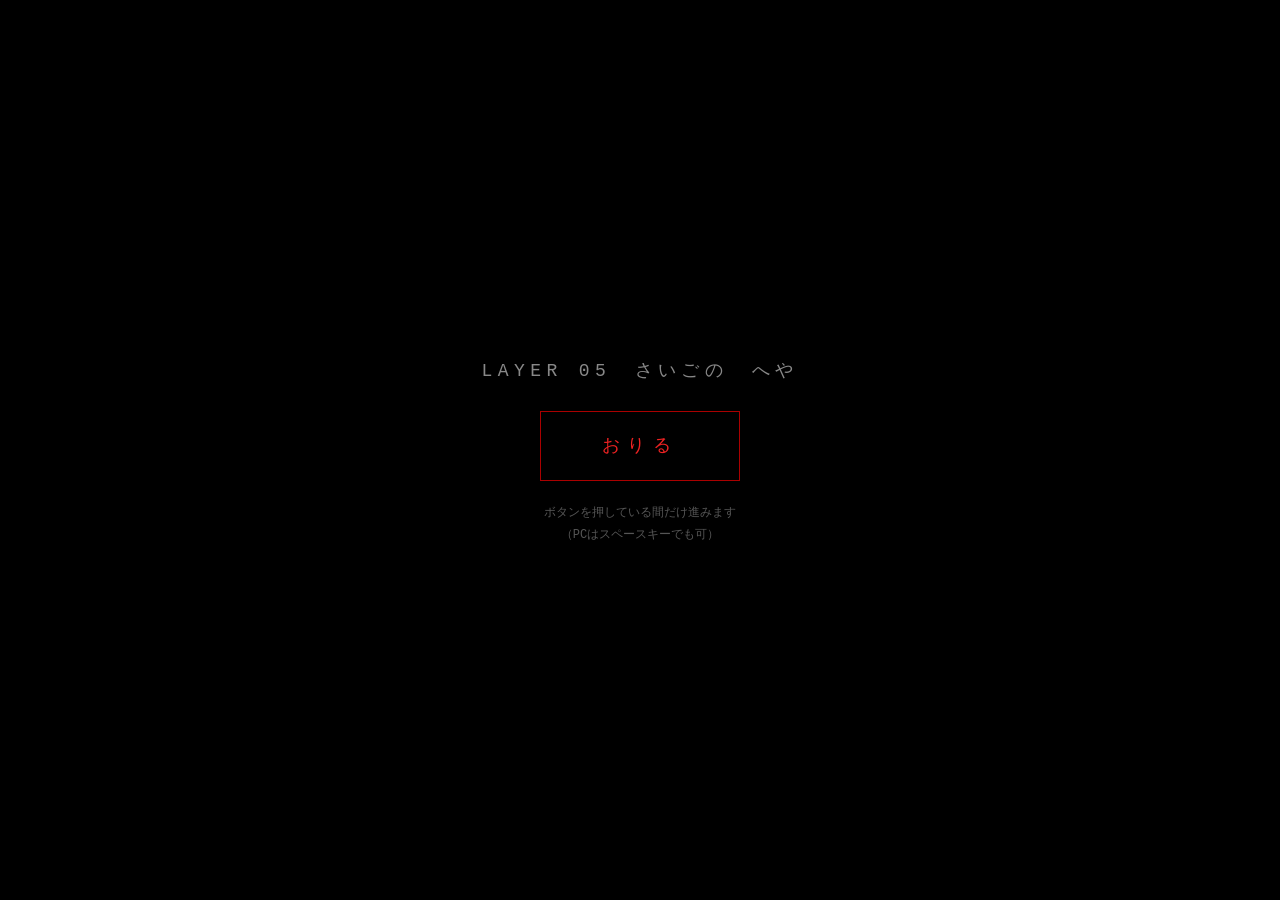
<file: dwd/5/index.html>
<!DOCTYPE html>
<html lang="ja">
<head>
<meta charset="UTF-8">
<meta name="viewport" content="width=device-width, initial-scale=1, viewport-fit=cover">
<title>DarkWebDark/5</title>
<link rel="stylesheet" href="../../assets/dark.css">
<style>
  body { user-select: none; -webkit-user-select: none; -webkit-touch-callout: none; }
  .eyebox { position: relative; width: min(420px, 88vw); aspect-ratio: 2 / 1; margin: 14px auto 6px; overflow: hidden; border-radius: 50% / 50%; background: #000; }
  .eyebox canvas { width: 100%; height: 100%; display: block; }
  .lid { position: absolute; left: 0; right: 0; height: 50%; background: radial-gradient(ellipse at 50% 100%, #2a1612, #0d0605 70%); transition: transform .14s ease-in; z-index: 2; }
  .lid.top { top: 0; transform-origin: top; }
  .lid.bot { bottom: 0; transform-origin: bottom; }
  .eyebox.peek .lid { transform: scaleY(.82); transition-duration: .3s; }
  .eyebox.open .lid { transform: scaleY(0); }
  .state { text-align: center; font-family: "Courier New", monospace; letter-spacing: .3em; height: 1.6em; color: #6b5a52; }
  .state.danger { color: #ff2020; }
  .bar { width: min(420px, 88vw); height: 8px; margin: 18px auto 6px; background: #120a09; border: 1px solid #2b1a16; }
  .bar i { display: block; height: 100%; width: 0; background: linear-gradient(90deg, #4a0a0a, #c01515); }
  .dist { text-align: center; font-family: "Courier New", monospace; color: #8a7a70; letter-spacing: .2em; }
  #hold {
    display: block; margin: 22px auto 0; width: min(300px, 80vw); height: 84px; font: inherit; font-size: 20px; letter-spacing: .5em;
    border: 1px solid #5a1010; background: #120606; color: #e8caca; border-radius: 6px; cursor: pointer;
    touch-action: none; -webkit-user-select: none; user-select: none;
  }
  #hold.on { background: #3a0808; border-color: #ff3030; box-shadow: 0 0 24px #a0000055; }
  #exit { display: block; margin: 28px auto 0; font-size: 22px; padding: 18px 40px; background: #eee; color: #000; border: 0; letter-spacing: .5em; box-shadow: 0 0 60px #fff; animation: glow 1.2s ease-in-out infinite; }
  @keyframes glow { 50% { box-shadow: 0 0 100px #fff; } }
  .blackout { position: fixed; inset: 0; background: #000; z-index: 60; display: flex; align-items: center; justify-content: center; color: #822; letter-spacing: .3em; text-align: center; padding: 16px; }
  .white { position: fixed; inset: 0; background: #fff; z-index: 70; color: #333; display: flex; flex-direction: column; align-items: center; justify-content: center; gap: 12px; font-family: "Hiragino Maru Gothic ProN", "Yu Gothic", sans-serif; text-align: center; padding: 16px; animation: fadeIn 1.4s ease both; }
  .white h2 { font-size: clamp(26px, 8vw, 40px); margin: 0; letter-spacing: .2em; }
</style>
</head>
<body>
<div class="vignette"></div>
<div class="page">
  <div class="layer">LAYER 05 / 最深部</div>
  <h1 class="logo">DarkWebDark/5</h1>
  <p class="msg">でぐちは　ある。</p>
  <p class="msg red">でも　みられている　あいだは　うごいては　いけない</p>
  <div class="eyebox" id="eye">
    <canvas id="eyecv" width="840" height="420"></canvas>
    <div class="lid top"></div><div class="lid bot"></div>
  </div>
  <div class="state" id="state">……</div>
  <div class="bar"><i id="bar"></i></div>
  <div class="dist" id="dist">でぐちまで　100m</div>
  <button type="button" id="hold">おして　すすむ</button>
  <button type="button" id="exit" class="btn hidden">そとへ</button>
  <p class="err" id="err"></p>
</div>
<div class="footer-ver" data-dwd-ver></div>

<script src="../../assets/dwd.js"></script>
<script>
(function () {
  'use strict';
  DWD.noiseBg(0.05);
  // 目を描く
  var cv = document.getElementById('eyecv');
  DWD.drawEye(cv.getContext('2d'), cv.width, cv.height);

  var eye = document.getElementById('eye');
  var stateEl = document.getElementById('state');
  var bar = document.getElementById('bar');
  var dist = document.getElementById('dist');
  var hold = document.getElementById('hold');
  var err = document.getElementById('err');

  var progress = 0;        // 0〜100
  var holding = false;
  var mode = 'closed';     // closed / peek / open
  var openedAt = 0;
  var running = false;
  var paused = false;
  var finished = false;
  var blackoutDone = false;
  var drone;

  // 押している間だけ進む（マウス・タッチ両対応）
  function down(e) { e.preventDefault(); if (!running || finished) return; holding = true; hold.classList.add('on'); }
  function up() { holding = false; hold.classList.remove('on'); }
  hold.addEventListener('pointerdown', down);
  ['pointerup', 'pointercancel', 'pointerleave'].forEach(function (ev) { hold.addEventListener(ev, up); });
  hold.addEventListener('contextmenu', function (e) { e.preventDefault(); });
  // キーボード（スペース）でも可
  document.addEventListener('keydown', function (e) { if (e.code === 'Space' && !e.repeat) { e.preventDefault(); down(e); } });
  document.addEventListener('keyup', function (e) { if (e.code === 'Space') up(); });

  function setMode(m) {
    mode = m;
    eye.classList.toggle('peek', m === 'peek');
    eye.classList.toggle('open', m === 'open');
    stateEl.classList.toggle('danger', m !== 'closed');
    stateEl.textContent = m === 'closed' ? '……　とじている' : m === 'peek' ? '！' : 'みている';
    if (m === 'open') openedAt = performance.now();
  }

  // 目のサイクル：とじる → (予兆) → ひらく → とじる …
  function cycle() {
    if (finished) return;
    if (paused) return setTimeout(cycle, 300);
    setMode('closed');
    var closedFor = DWD.rand(1600, 4200) * (progress > 60 ? 0.75 : 1);
    setTimeout(function () {
      if (finished) return;
      if (paused) return cycle();
      setMode('peek');
      DWD.sfx.heartbeat(1);
      setTimeout(function () {
        if (finished) return;
        setMode('open');
        DWD.sfx.static(0.1, 0.15);
        setTimeout(cycle, DWD.rand(1200, 2600));
      }, progress > 60 ? 520 : 720);
    }, closedFor);
  }

  var last = performance.now();
  function loop(t) {
    var dt = Math.min(0.1, (t - last) / 1000);
    last = t;
    if (running && !paused && !finished && !DWD.isScaring()) {
      if (holding) {
        // 目が開いてから 0.15 秒の猶予
        if (mode === 'open' && t - openedAt > 150) {
          caught();
        } else {
          progress = Math.min(100, progress + dt * 11);
          if (Math.random() < dt * 3) DWD.sfx.blip();
        }
      }
      if (progress >= 88 && !blackoutDone) blackout();
      if (progress >= 100) finish();
      bar.style.width = progress + '%';
      dist.textContent = 'でぐちまで　' + Math.ceil(100 - progress) + 'm';
    }
    requestAnimationFrame(loop);
  }

  function caught() {
    up();
    DWD.inc('miss');
    progress = Math.max(0, progress - 30);
    err.textContent = DWD.pick(['みてたよ', 'うごいた', 'にがさない', 'みえてる']);
    DWD.scare({ type: DWD.pick(['eye', 'face']), dur: 1200 });
  }

  // 出口目前で、明かりが消える
  function blackout() {
    blackoutDone = true;
    paused = true;
    up();
    var b = document.createElement('div');
    b.className = 'blackout';
    document.body.appendChild(b);
    DWD.sfx.whisper(2.4);
    DWD.type(b, 'ゆきを　おいていくの？', 140).then(function () {
      return DWD.wait(1200);
    }).then(function () {
      b.textContent = '';
      DWD.sfx.knock(3, 0.25);
      return DWD.wait(900);
    }).then(function () {
      b.remove();
      paused = false;
    });
  }

  function finish() {
    finished = true;
    up();
    setMode('closed');
    stateEl.textContent = 'ねむった';
    hold.classList.add('hidden');
    dist.textContent = 'でぐち';
    var ex = document.getElementById('exit');
    ex.classList.remove('hidden');
    ex.addEventListener('click', function () {
      if (drone) drone.stop();
      var rtaMs = DWD.rtaStop(); // RTA中ならここでタイム確定
      DWD.set('escaped', true);
      var w = document.createElement('div');
      w.className = 'white';
      w.innerHTML = '<h2>脱出成功</h2><p>DarkWebDark から　ぬけだした。</p>' +
        (rtaMs !== null ? '<p style="font:700 28px \'Courier New\',monospace;color:#1a7a3a;margin:4px 0">' + DWD.fmt(rtaMs) + '</p>' : '') +
        '<p style="font-size:13px;color:#888">表の世界へ　もどります…</p>';
      document.body.appendChild(w);
      DWD.sfx.chime();
      setTimeout(function () { location.href = '../../index.html'; }, 3600);
    }, { once: true });
  }

  DWD.gate({ title: 'LAYER 05　さいごの　へや', button: 'おりる', warn: 'ボタンを押している間だけ進みます<br>（PCはスペースキーでも可）' }).then(function () {
    drone = DWD.drone(0.2);
    running = true;
    cycle();
    requestAnimationFrame(loop);
    // 遊んでいる間も時々サブリミナル
    DWD.haunt({ min: 14000, max: 26000, big: false, paused: function () { return holding || paused; } });
  });
})();
</script>
</body>
</html>
</file>
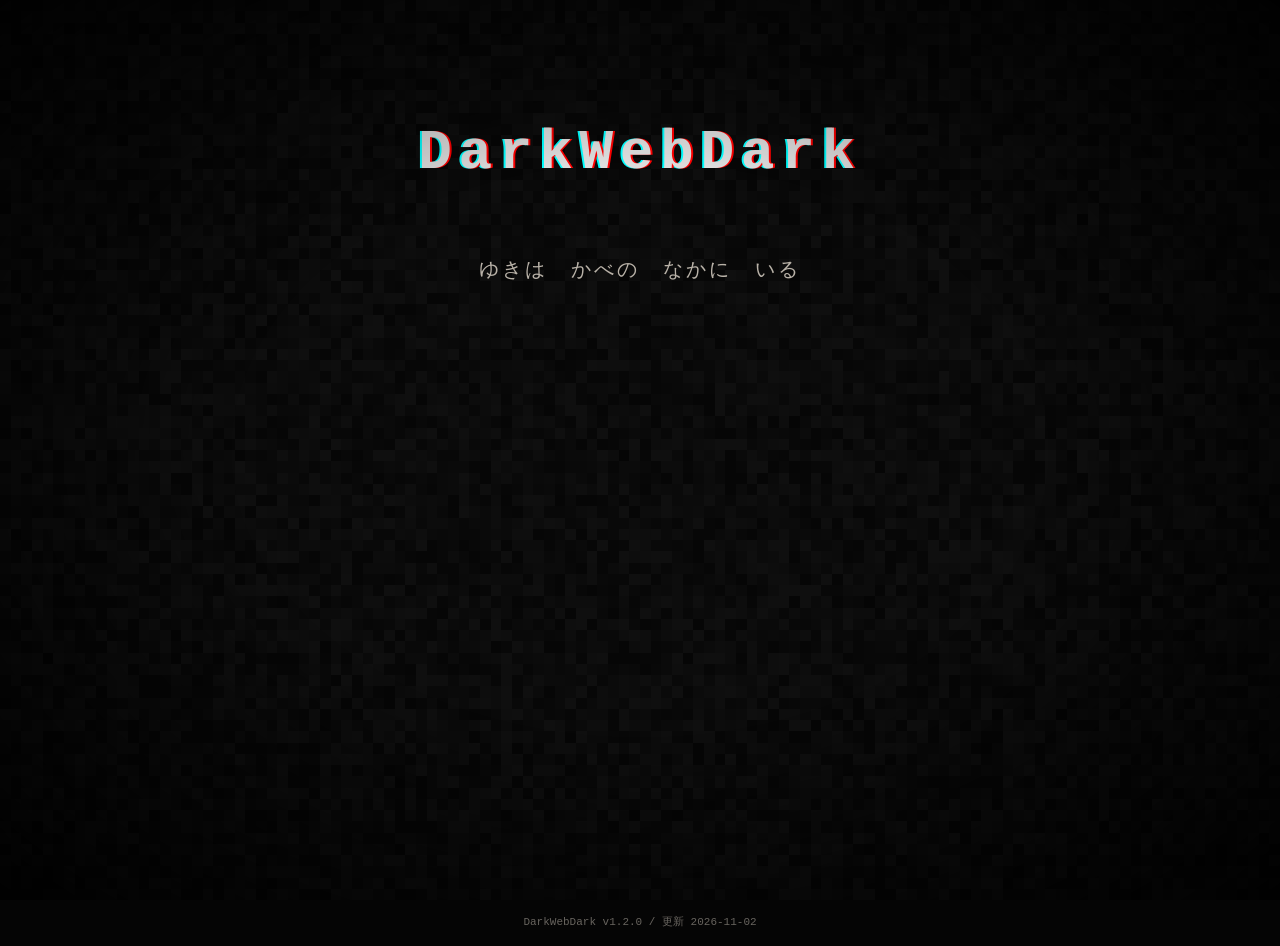
<file: end.html>
<!DOCTYPE html>
<html lang="ja">
<head>
<meta charset="UTF-8">
<meta name="viewport" content="width=device-width, initial-scale=1, viewport-fit=cover">
<title>DarkWebDark</title>
<link rel="stylesheet" href="assets/dark.css">
<style>
  .end { min-height: 100vh; display: flex; flex-direction: column; align-items: center; justify-content: center; gap: 10px; padding: 30px 16px; position: relative; z-index: 2; text-align: center; }
  .end .msg { opacity: 0; transition: opacity 1.4s; }
  .end .msg.on { opacity: 1; }
  .stats { font-family: "Courier New", monospace; font-size: 13px; color: #6b5f58; line-height: 2; margin-top: 18px; opacity: 0; transition: opacity 2s; }
  .stats.on { opacity: 1; }
  .btns { display: flex; gap: 10px; flex-wrap: wrap; justify-content: center; margin-top: 18px; opacity: 0; transition: opacity 2s; }
  .btns.on { opacity: 1; }
</style>
</head>
<body>
<div class="vignette"></div>
<div class="end">
  <h1 class="logo">DarkWebDark</h1>
  <p class="msg">ゆきは　かべの　なかに　いる</p>
  <p class="msg">クロも　かべの　なかに　いる</p>
  <p class="msg" id="you"></p>
  <p class="msg red">ノックが　きこえても　こたえないで</p>
  <p class="msg dim" style="margin-top:20px">— END —</p>
  <div class="stats" id="stats"></div>
  <div class="stats" id="rtaBox"></div>
  <div class="btns" id="btns">
    <a class="btn" href="index.html#rank" id="rankBtn" style="border-color:#7a5a10;color:#ffd36a">RTAモード・ランキング</a>
    <button class="btn" id="again" type="button">さいしょから</button>
    <a class="btn" href="index.html">ブログへ</a>
  </div>
</div>
<div class="footer-ver" data-dwd-ver></div>
<script src="assets/dwd.js"></script>
<script>
(function () {
  'use strict';
  DWD.noiseBg(0.04);
  DWD.set('cleared', true);
  // 1回クリアで RTAモード解放
  var firstUnlock = !DWD.get('rtaUnlocked');
  DWD.set('rtaUnlocked', true);
  var rta = DWD.get('rta');
  var rtaBox = document.getElementById('rtaBox');
  if (rta && rta.start && rta.end) {
    var ms = rta.end - rta.start;
    rtaBox.innerHTML = '<span style="color:#ffd36a;font-size:15px">RTA タイム　<b style="font-size:24px">' + DWD.fmt(ms) + '</b></span><br>' +
      (DWD.get('rtaBest') === ms ? '<span style="color:#7dff9a">自己ベスト更新！</span>' : '自己ベスト：' + DWD.fmt(DWD.get('rtaBest')));
    document.getElementById('rankBtn').textContent = 'ランキングに登録する';
    DWD.set('rta', null); // 計測完了。表示用のタイムは rtaPending に残る
  } else if (firstUnlock) {
    rtaBox.innerHTML = '<span style="color:#ffd36a">— RTAモード が 解放されました —</span>';
  }
  var name = DWD.get('name') || 'あなた';
  document.getElementById('you').textContent = 'そして　' + name + '　は　203号室に　すんでいる';
  document.getElementById('stats').innerHTML =
    'おどろかされた回数：' + (DWD.get('scares') || 0) + '<br>' +
    'まちがえた回数：' + (DWD.get('miss') || 0) + '<br>' +
    'プレイヤー名：' + name.replace(/[<>&"]/g, '');

  var ms = DWD.$$('.msg');
  var i = 0;
  (function next() {
    if (i >= ms.length) {
      document.getElementById('stats').classList.add('on');
      rtaBox.classList.add('on');
      document.getElementById('btns').classList.add('on');
      return;
    }
    ms[i++].classList.add('on');
    setTimeout(next, 1700);
  })();

  // 最後の最後に、もう一度だけ
  document.getElementById('again').addEventListener('click', function () {
    DWD.flash(140);
    DWD.sfx.knock(3);
    DWD.reset();
    setTimeout(function () { location.href = 'index.html'; }, 1300);
  });
})();
</script>
</body>
</html>
</file>
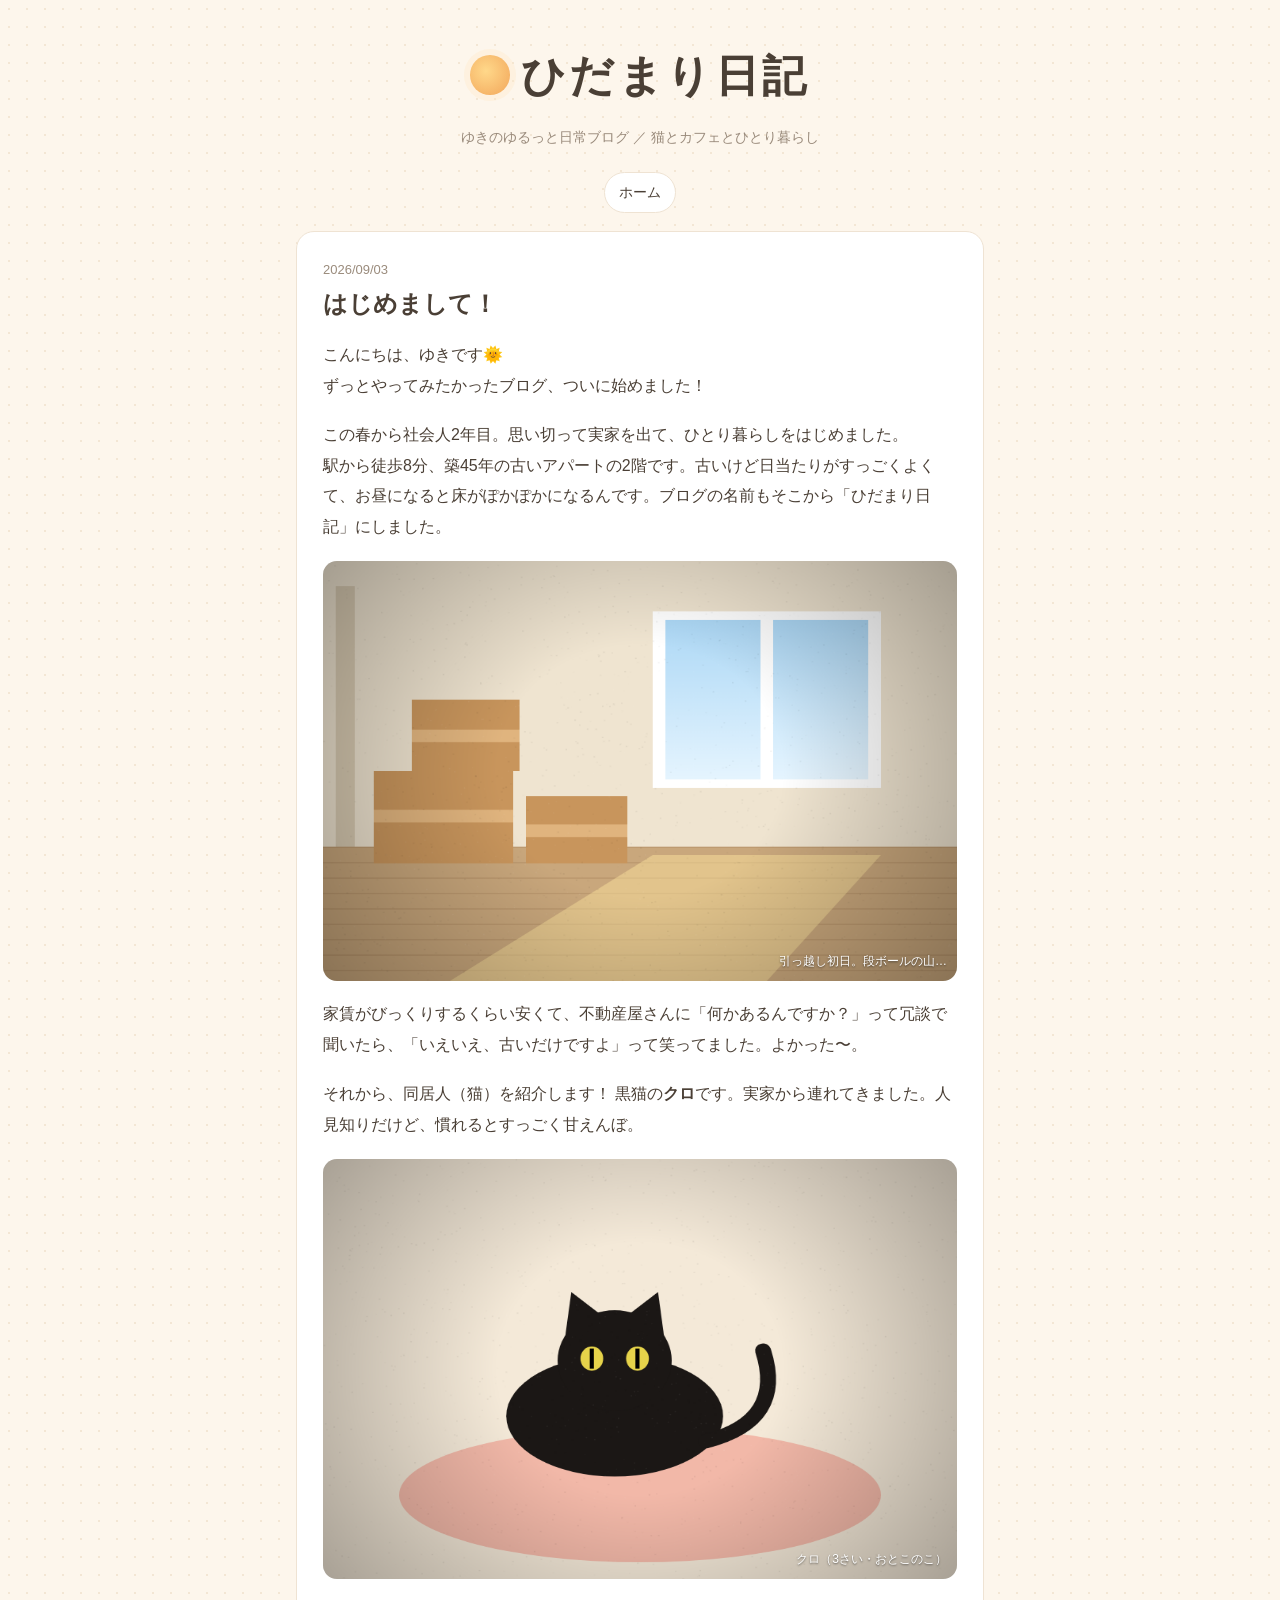
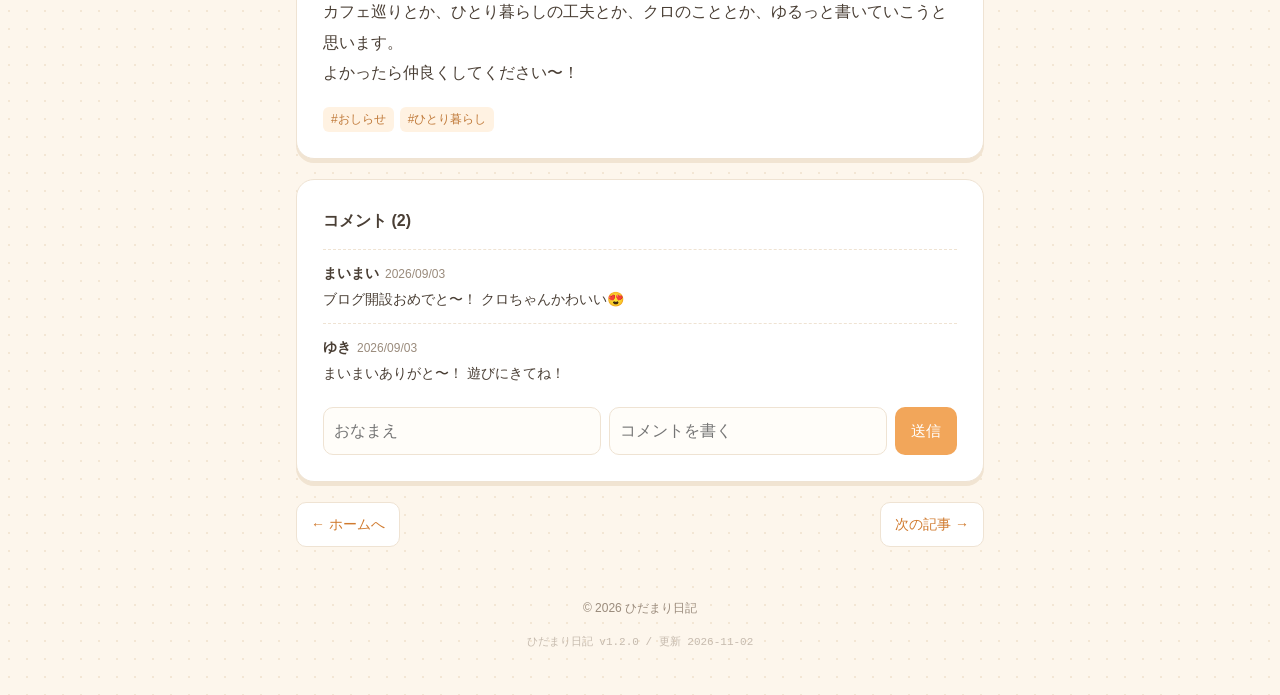
<file: blog/1.html>
<!DOCTYPE html>
<html lang="ja">
<head>
<meta charset="UTF-8">
<meta name="viewport" content="width=device-width, initial-scale=1, viewport-fit=cover">
<title>はじめまして！ | ひだまり日記</title>
<link rel="stylesheet" href="../assets/blog.css">
</head>
<body>
<header class="site-header">
  <h1 class="site-title"><a href="../index.html"><span class="sun"></span><span id="siteName">ひだまり日記</span></a></h1>
  <p class="site-desc">ゆきのゆるっと日常ブログ ／ 猫とカフェとひとり暮らし</p>
</header>
<nav class="nav"><a href="../index.html">ホーム</a></nav>
<div class="article">
  <article class="card">
    <div class="post-date">2026/09/03</div>
    <h2>はじめまして！</h2>
    <p>こんにちは、ゆきです🌞<br>ずっとやってみたかったブログ、ついに始めました！</p>
    <p>この春から社会人2年目。思い切って実家を出て、ひとり暮らしをはじめました。<br>駅から徒歩8分、築45年の古いアパートの2階です。古いけど日当たりがすっごくよくて、お昼になると床がぽかぽかになるんです。ブログの名前もそこから「ひだまり日記」にしました。</p>
    <div class="photo"><canvas data-photo="room"></canvas><span class="cap">引っ越し初日。段ボールの山…</span></div>
    <p>家賃がびっくりするくらい安くて、不動産屋さんに「何かあるんですか？」って冗談で聞いたら、「いえいえ、古いだけですよ」って笑ってました。よかった〜。</p>
    <p>それから、同居人（猫）を紹介します！ 黒猫の<b>クロ</b>です。実家から連れてきました。人見知りだけど、慣れるとすっごく甘えんぼ。</p>
    <div class="photo"><canvas data-photo="cat"></canvas><span class="cap">クロ（3さい・おとこのこ）</span></div>
    <p>カフェ巡りとか、ひとり暮らしの工夫とか、クロのこととか、ゆるっと書いていこうと思います。<br>よかったら仲良くしてください〜！</p>
    <div class="tags"><span class="tag">#おしらせ</span><span class="tag">#ひとり暮らし</span></div>
  </article>

  <section class="card comments">
    <h3>コメント (2)</h3>
    <div class="comment"><span class="who">まいまい</span><span class="when">2026/09/03</span><div>ブログ開設おめでと〜！ クロちゃんかわいい😍</div></div>
    <div class="comment"><span class="who">ゆき</span><span class="when">2026/09/03</span><div>まいまいありがと〜！ 遊びにきてね！</div></div>
    <div id="newComments"></div>
    <form class="comment-form" id="cform">
      <input name="n" placeholder="おなまえ" maxlength="20" autocomplete="nickname">
      <input name="b" placeholder="コメントを書く" maxlength="100">
      <button>送信</button>
    </form>
  </section>

  <div class="pager"><a href="../index.html">← ホームへ</a><a href="2.html">次の記事 →</a></div>
</div>
<footer class="site-footer">© 2026 ひだまり日記<div data-dwd-ver="ひだまり日記"></div></footer>
<script src="../assets/dwd.js"></script>
<script src="../assets/blog.js"></script>
<script>
BLOG.markRead(1);
BLOG.fakeCommentForm(document.getElementById('cform'), document.getElementById('newComments'), function (list, name) {
  var d = document.createElement('div');
  d.className = 'comment';
  d.innerHTML = '<span class="who">ゆき</span><span class="when">たった今</span><div></div>';
  d.querySelector('div').textContent = name + 'さん、コメントありがとうございます！ うれしい〜☺️';
  list.appendChild(d);
  DWD.sfx.chime();
});
</script>
</body>
</html>
</file>
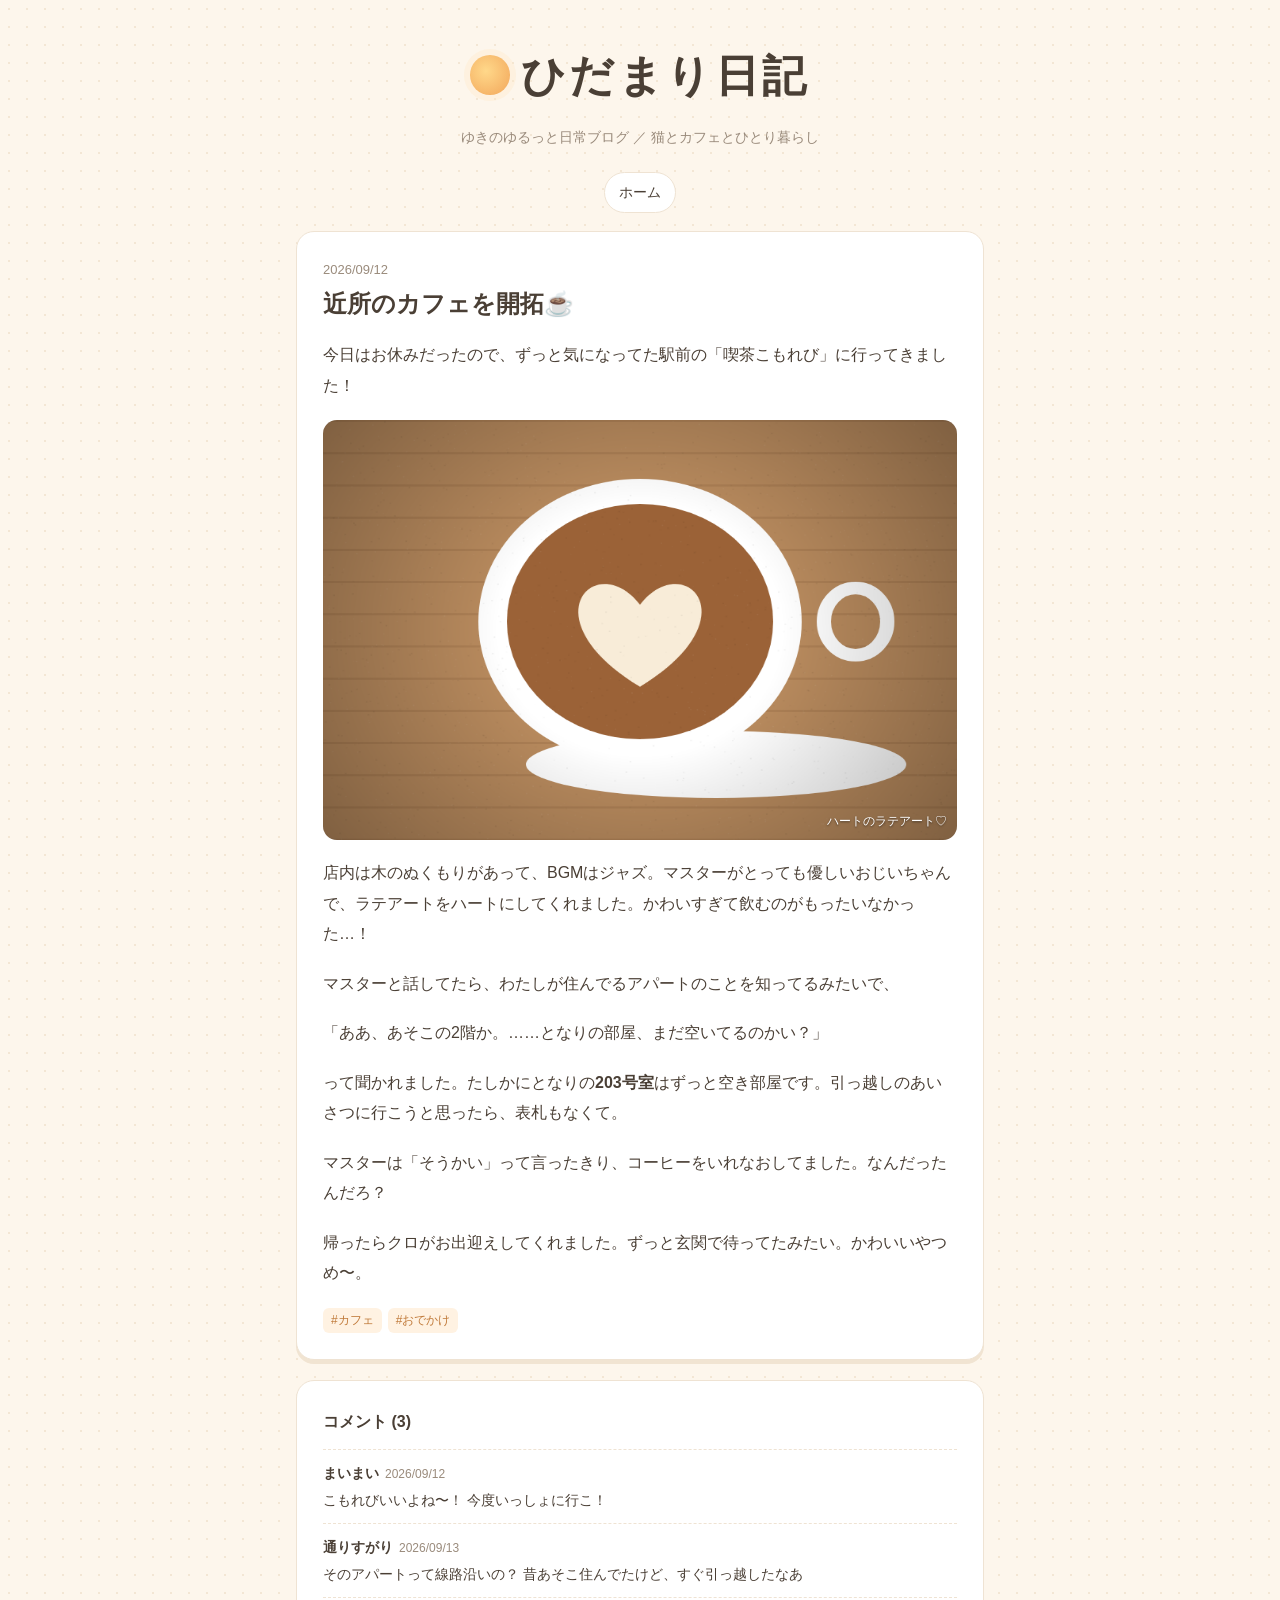
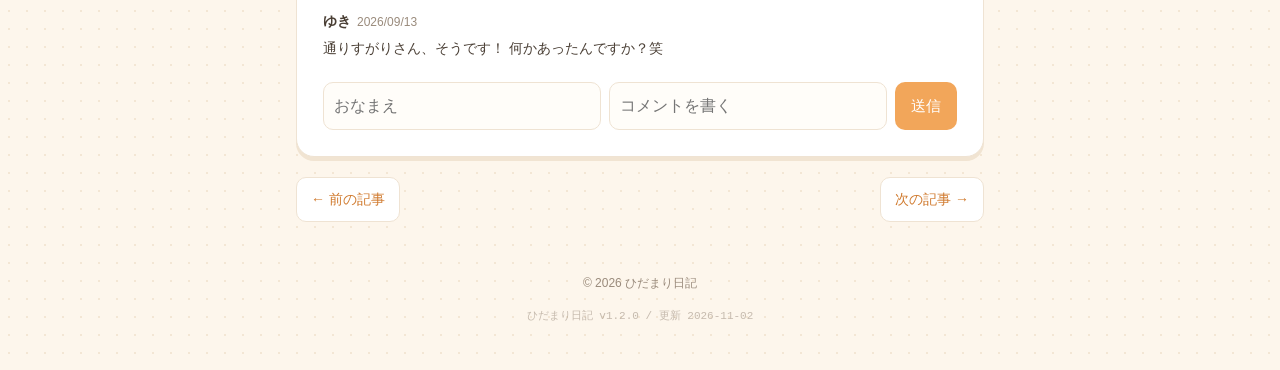
<file: blog/2.html>
<!DOCTYPE html>
<html lang="ja">
<head>
<meta charset="UTF-8">
<meta name="viewport" content="width=device-width, initial-scale=1, viewport-fit=cover">
<title>近所のカフェを開拓☕ | ひだまり日記</title>
<link rel="stylesheet" href="../assets/blog.css">
</head>
<body>
<header class="site-header">
  <h1 class="site-title"><a href="../index.html"><span class="sun"></span><span id="siteName">ひだまり日記</span></a></h1>
  <p class="site-desc">ゆきのゆるっと日常ブログ ／ 猫とカフェとひとり暮らし</p>
</header>
<nav class="nav"><a href="../index.html">ホーム</a></nav>
<div class="article">
  <article class="card">
    <div class="post-date">2026/09/12</div>
    <h2>近所のカフェを開拓☕</h2>
    <p>今日はお休みだったので、ずっと気になってた駅前の「喫茶こもれび」に行ってきました！</p>
    <div class="photo"><canvas data-photo="latte"></canvas><span class="cap">ハートのラテアート♡</span></div>
    <p>店内は木のぬくもりがあって、BGMはジャズ。マスターがとっても優しいおじいちゃんで、ラテアートをハートにしてくれました。かわいすぎて飲むのがもったいなかった…！</p>
    <p>マスターと話してたら、わたしが住んでるアパートのことを知ってるみたいで、</p>
    <p>「ああ、あそこの2階か。……となりの部屋、まだ空いてるのかい？」</p>
    <p>って聞かれました。たしかにとなりの<b>203号室</b>はずっと空き部屋です。引っ越しのあいさつに行こうと思ったら、表札もなくて。</p>
    <p>マスターは「そうかい」って言ったきり、コーヒーをいれなおしてました。なんだったんだろ？</p>
    <p>帰ったらクロがお出迎えしてくれました。ずっと玄関で待ってたみたい。かわいいやつめ〜。</p>
    <div class="tags"><span class="tag">#カフェ</span><span class="tag">#おでかけ</span></div>
  </article>

  <section class="card comments">
    <h3>コメント (3)</h3>
    <div class="comment"><span class="who">まいまい</span><span class="when">2026/09/12</span><div>こもれびいいよね〜！ 今度いっしょに行こ！</div></div>
    <div class="comment"><span class="who">通りすがり</span><span class="when">2026/09/13</span><div>そのアパートって線路沿いの？ 昔あそこ住んでたけど、すぐ引っ越したなあ</div></div>
    <div class="comment"><span class="who">ゆき</span><span class="when">2026/09/13</span><div>通りすがりさん、そうです！ 何かあったんですか？笑</div></div>
    <div id="newComments"></div>
    <form class="comment-form" id="cform">
      <input name="n" placeholder="おなまえ" maxlength="20" autocomplete="nickname">
      <input name="b" placeholder="コメントを書く" maxlength="100">
      <button>送信</button>
    </form>
  </section>

  <div class="pager"><a href="1.html">← 前の記事</a><a href="3.html">次の記事 →</a></div>
</div>
<footer class="site-footer">© 2026 ひだまり日記<div data-dwd-ver="ひだまり日記"></div></footer>
<script src="../assets/dwd.js"></script>
<script src="../assets/blog.js"></script>
<script>
BLOG.markRead(2);
BLOG.fakeCommentForm(document.getElementById('cform'), document.getElementById('newComments'), function (list, name) {
  var d = document.createElement('div');
  d.className = 'comment';
  d.innerHTML = '<span class="who">ゆき</span><span class="when">たった今</span><div></div>';
  d.querySelector('div').textContent = name + 'さん、ありがとうございます☕ こもれび、ほんとにおすすめです！';
  list.appendChild(d);
  DWD.sfx.chime();
});
</script>
</body>
</html>
</file>
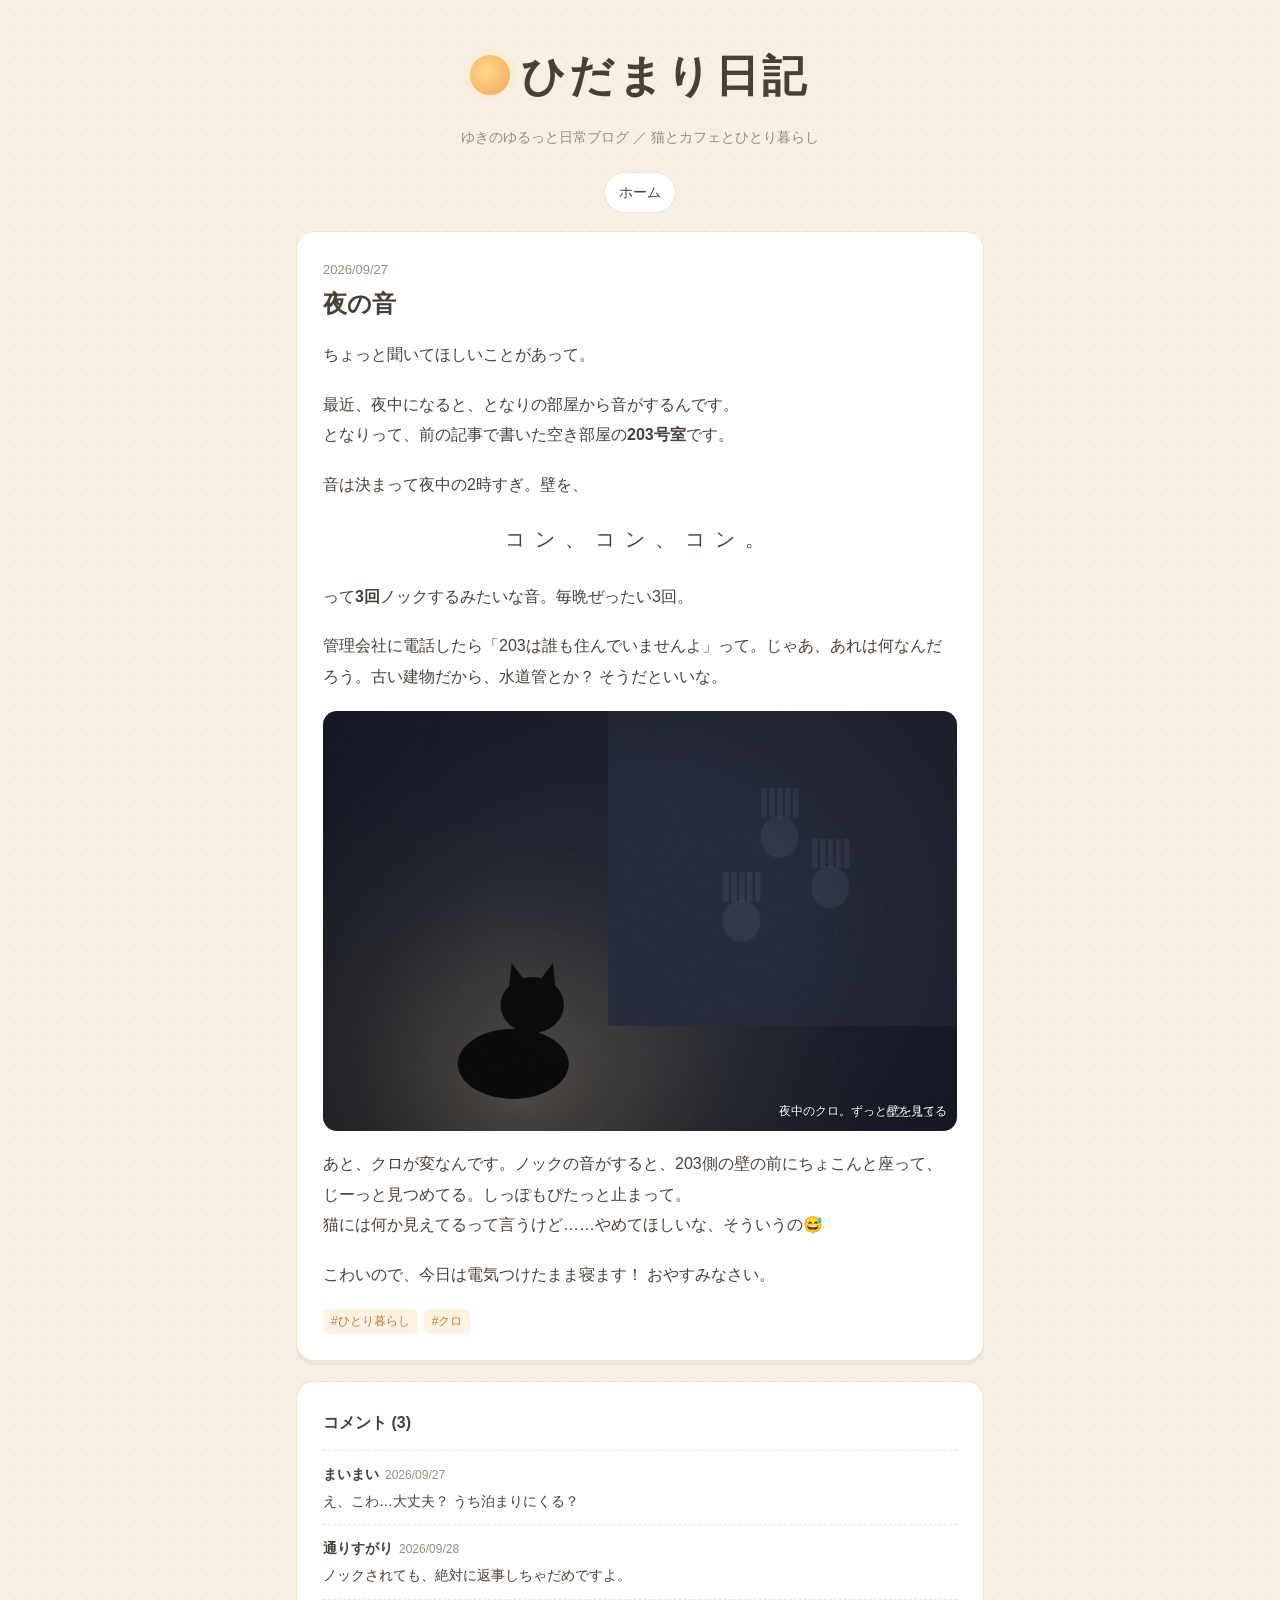
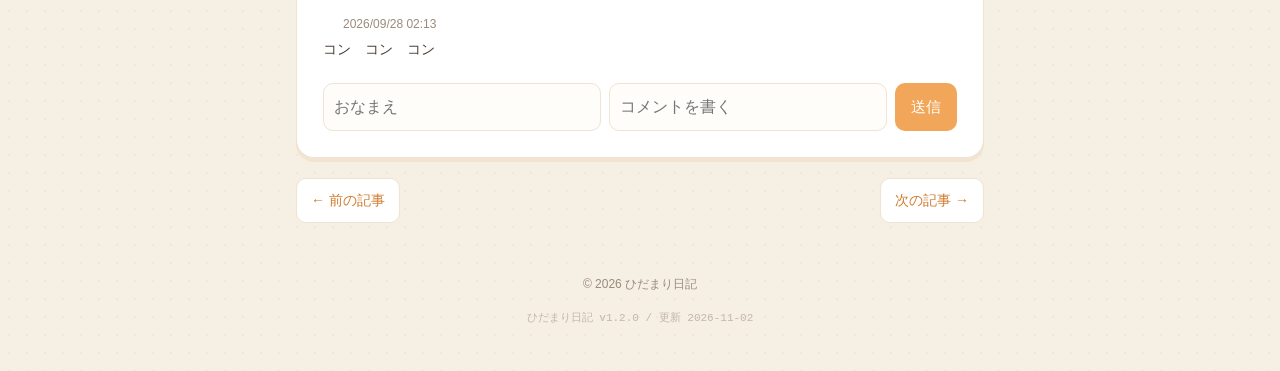
<file: blog/3.html>
<!DOCTYPE html>
<html lang="ja">
<head>
<meta charset="UTF-8">
<meta name="viewport" content="width=device-width, initial-scale=1, viewport-fit=cover">
<title>夜の音 | ひだまり日記</title>
<link rel="stylesheet" href="../assets/blog.css">
</head>
<body class="stage-3">
<header class="site-header">
  <h1 class="site-title"><a href="../index.html"><span class="sun"></span><span id="siteName">ひだまり日記</span></a></h1>
  <p class="site-desc">ゆきのゆるっと日常ブログ ／ 猫とカフェとひとり暮らし</p>
</header>
<nav class="nav"><a href="../index.html">ホーム</a></nav>
<div class="article">
  <article class="card">
    <div class="post-date">2026/09/27</div>
    <h2>夜の音</h2>
    <p>ちょっと聞いてほしいことがあって。</p>
    <p>最近、夜中になると、となりの部屋から音がするんです。<br>となりって、前の記事で書いた空き部屋の<b>203号室</b>です。</p>
    <p>音は決まって夜中の2時すぎ。壁を、</p>
    <p style="text-align:center;font-size:20px;letter-spacing:.5em" id="knockText">コン、コン、コン。</p>
    <p>って<b>3回</b>ノックするみたいな音。毎晩ぜったい3回。</p>
    <p>管理会社に電話したら「203は誰も住んでいませんよ」って。じゃあ、あれは何なんだろう。古い建物だから、水道管とか？ そうだといいな。</p>
    <div class="photo"><canvas data-photo="night"></canvas><span class="cap">夜中のクロ。ずっと壁を見てる</span></div>
    <p>あと、クロが変なんです。ノックの音がすると、203側の壁の前にちょこんと座って、じーっと見つめてる。しっぽもぴたっと止まって。<br>猫には何か見えてるって言うけど……やめてほしいな、そういうの😅</p>
    <p>こわいので、今日は電気つけたまま寝ます！ おやすみなさい。</p>
    <div class="tags"><span class="tag">#ひとり暮らし</span><span class="tag">#クロ</span></div>
  </article>

  <section class="card comments">
    <h3>コメント (3)</h3>
    <div class="comment"><span class="who">まいまい</span><span class="when">2026/09/27</span><div>え、こわ…大丈夫？ うち泊まりにくる？</div></div>
    <div class="comment"><span class="who">通りすがり</span><span class="when">2026/09/28</span><div>ノックされても、絶対に返事しちゃだめですよ。</div></div>
    <div class="comment odd"><span class="who">　</span><span class="when">2026/09/28 02:13</span><div>コン　コン　コン</div></div>
    <div id="newComments"></div>
    <form class="comment-form" id="cform">
      <input name="n" placeholder="おなまえ" maxlength="20" autocomplete="nickname">
      <input name="b" placeholder="コメントを書く" maxlength="100">
      <button>送信</button>
    </form>
  </section>

  <div class="pager"><a href="2.html">← 前の記事</a><a href="4.html">次の記事 →</a></div>
</div>
<footer class="site-footer">© 2026 ひだまり日記<div data-dwd-ver="ひだまり日記"></div></footer>
<script src="../assets/dwd.js"></script>
<script src="../assets/blog.js"></script>
<script>
BLOG.markRead(3);
// ノックの文字をタップすると…ノック音
document.getElementById('knockText').addEventListener('click', function () { DWD.sfx.knock(3); });
BLOG.fakeCommentForm(document.getElementById('cform'), document.getElementById('newComments'), function (list, name) {
  var d = document.createElement('div');
  d.className = 'comment odd';
  d.innerHTML = '<span class="who">　</span><span class="when">たった今</span><div></div>';
  d.querySelector('div').textContent = name + '　コン　コン　コン';
  list.appendChild(d);
  DWD.sfx.knock(3);
});
</script>
</body>
</html>
</file>
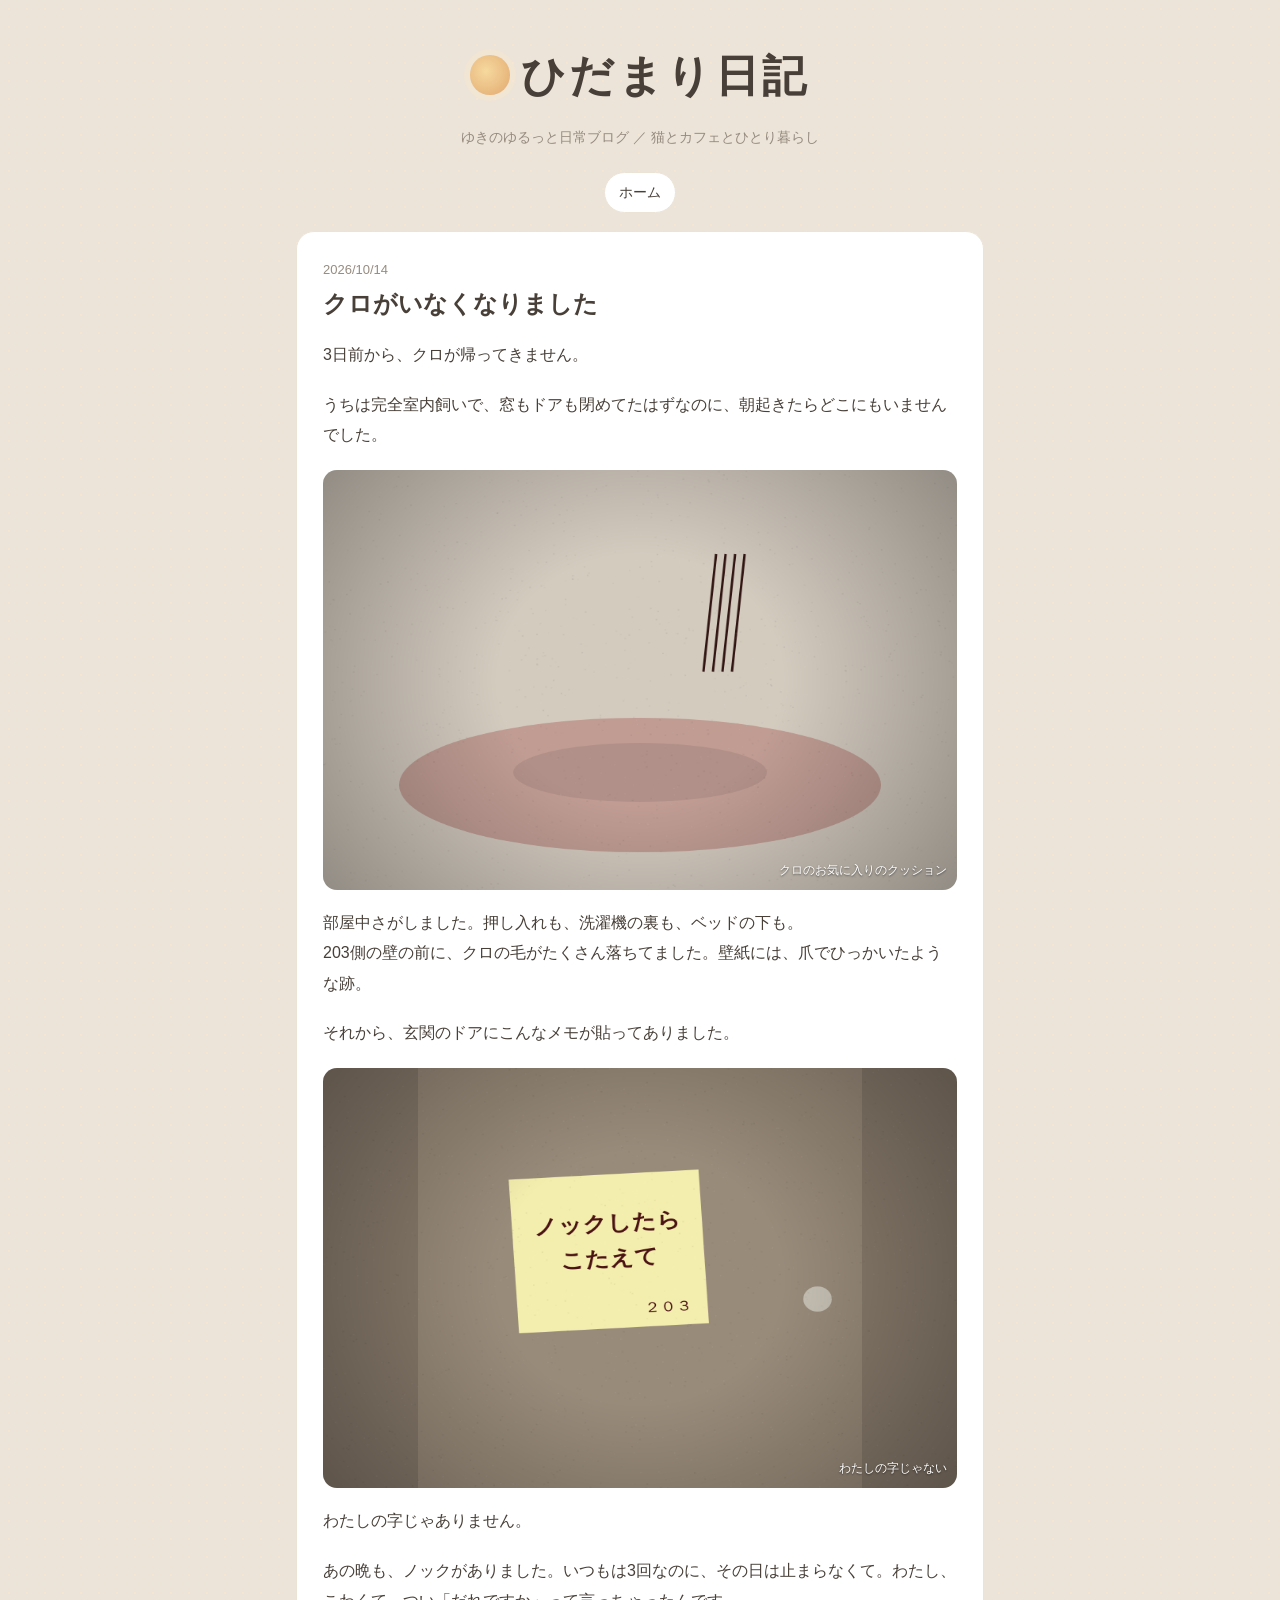
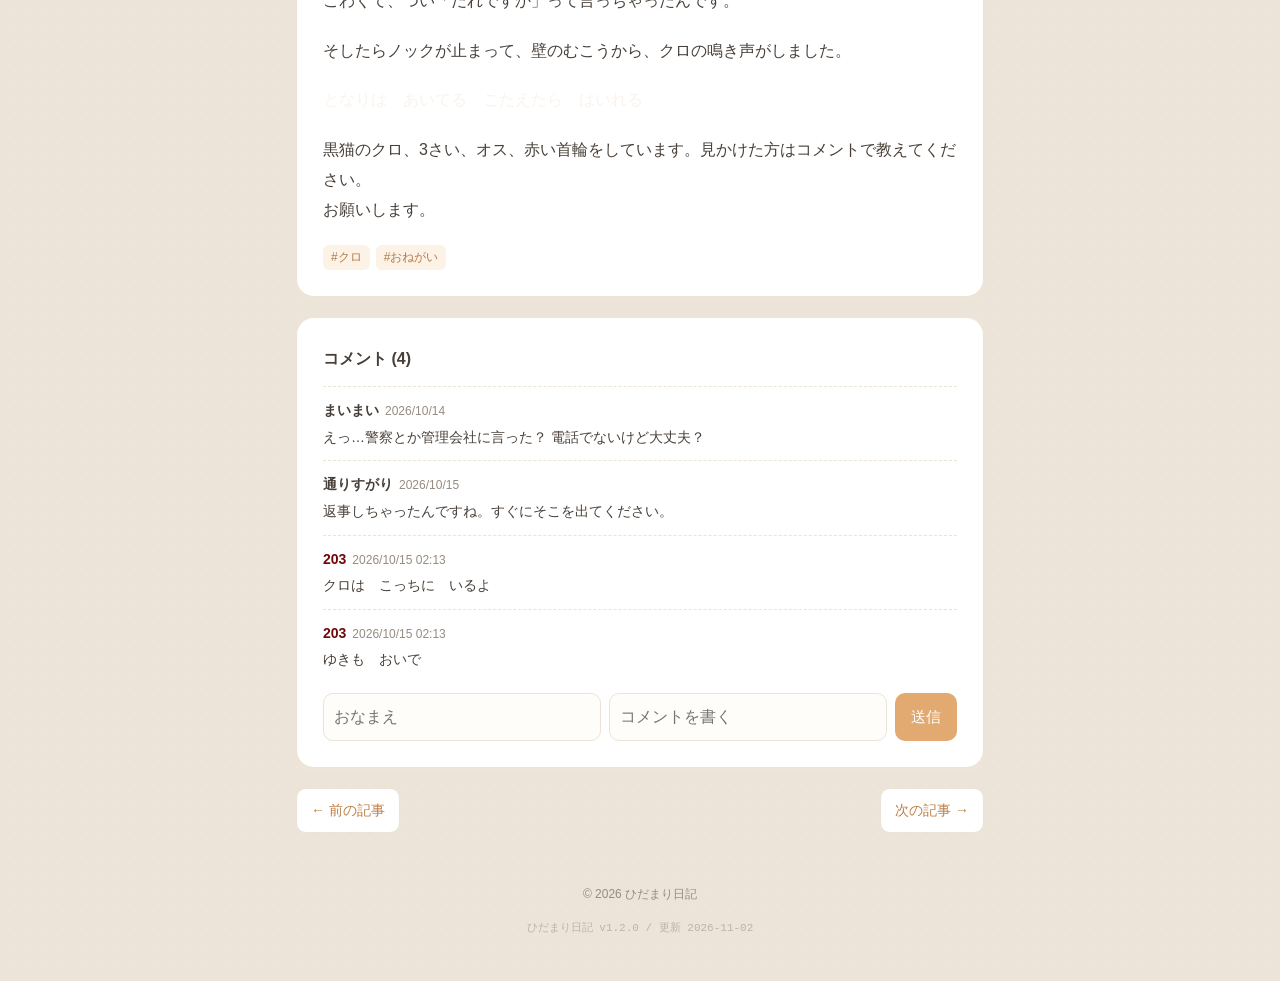
<file: blog/4.html>
<!DOCTYPE html>
<html lang="ja">
<head>
<meta charset="UTF-8">
<meta name="viewport" content="width=device-width, initial-scale=1, viewport-fit=cover">
<title>クロがいなくなりました | ひだまり日記</title>
<link rel="stylesheet" href="../assets/blog.css">
</head>
<body class="stage-4">
<header class="site-header">
  <h1 class="site-title"><a href="../index.html"><span class="sun"></span><span id="siteName">ひだまり日記</span></a></h1>
  <p class="site-desc">ゆきのゆるっと日常ブログ ／ 猫とカフェとひとり暮らし</p>
</header>
<nav class="nav"><a href="../index.html">ホーム</a></nav>
<div class="article">
  <article class="card">
    <div class="post-date">2026/10/14</div>
    <h2>クロがいなくなりました</h2>
    <p>3日前から、クロが帰ってきません。</p>
    <p>うちは完全室内飼いで、窓もドアも閉めてたはずなのに、朝起きたらどこにもいませんでした。</p>
    <div class="photo"><canvas data-photo="empty"></canvas><span class="cap">クロのお気に入りのクッション</span></div>
    <p>部屋中さがしました。押し入れも、洗濯機の裏も、ベッドの下も。<br>203側の壁の前に、クロの毛がたくさん落ちてました。壁紙には、爪でひっかいたような跡。</p>
    <p class="gl">それから、玄関のドアにこんなメモが貼ってありました。</p>
    <div class="photo"><canvas data-photo="note"></canvas><span class="cap">わたしの字じゃない</span></div>
    <p class="gl">わたしの字じゃありません。</p>
    <p class="gl">あの晩も、ノックがありました。いつもは3回なのに、その日は止まらなくて。わたし、こわくて、つい「だれですか」って言っちゃったんです。</p>
    <p class="gl">そしたらノックが止まって、壁のむこうから、クロの鳴き声がしました。</p>
    <p class="faint">となりは　あいてる　こたえたら　はいれる</p>
    <p>黒猫のクロ、3さい、オス、赤い首輪をしています。見かけた方はコメントで教えてください。<br>お願いします。</p>
    <div class="tags"><span class="tag">#クロ</span><span class="tag">#おねがい</span></div>
  </article>

  <section class="card comments">
    <h3>コメント (4)</h3>
    <div class="comment"><span class="who">まいまい</span><span class="when">2026/10/14</span><div>えっ…警察とか管理会社に言った？ 電話でないけど大丈夫？</div></div>
    <div class="comment"><span class="who">通りすがり</span><span class="when">2026/10/15</span><div>返事しちゃったんですね。すぐにそこを出てください。</div></div>
    <div class="comment odd"><span class="who">203</span><span class="when">2026/10/15 02:13</span><div>クロは　こっちに　いるよ</div></div>
    <div class="comment odd"><span class="who">203</span><span class="when">2026/10/15 02:13</span><div>ゆきも　おいで</div></div>
    <div id="newComments"></div>
    <form class="comment-form" id="cform">
      <input name="n" placeholder="おなまえ" maxlength="20" autocomplete="nickname">
      <input name="b" placeholder="コメントを書く" maxlength="100">
      <button>送信</button>
    </form>
  </section>

  <div class="pager"><a href="3.html">← 前の記事</a><a href="5.html">次の記事 →</a></div>
</div>
<footer class="site-footer">© 2026 ひだまり日記<div data-dwd-ver="ひだまり日記"></div></footer>
<script src="../assets/dwd.js"></script>
<script src="../assets/blog.js"></script>
<script>
BLOG.markRead(4);
// ときどき本文が化ける
setInterval(function () {
  var els = DWD.$$('.gl');
  if (Math.random() < 0.6) DWD.glitchText(DWD.pick(els), 400, 0.35);
}, 3500);
// 画面のどこかを触ると、たまに壁を叩く音
var taps = 0;
document.addEventListener('click', function () {
  taps++;
  if (taps === 3 || taps === 8) DWD.sfx.knock(3);
});
BLOG.fakeCommentForm(document.getElementById('cform'), document.getElementById('newComments'), function (list, name) {
  var d = document.createElement('div');
  d.className = 'comment odd';
  d.innerHTML = '<span class="who">203</span><span class="when">たった今</span><div></div>';
  d.querySelector('div').textContent = name + '　も　おいで';
  list.appendChild(d);
  DWD.sfx.whisper();
});
</script>
</body>
</html>
</file>
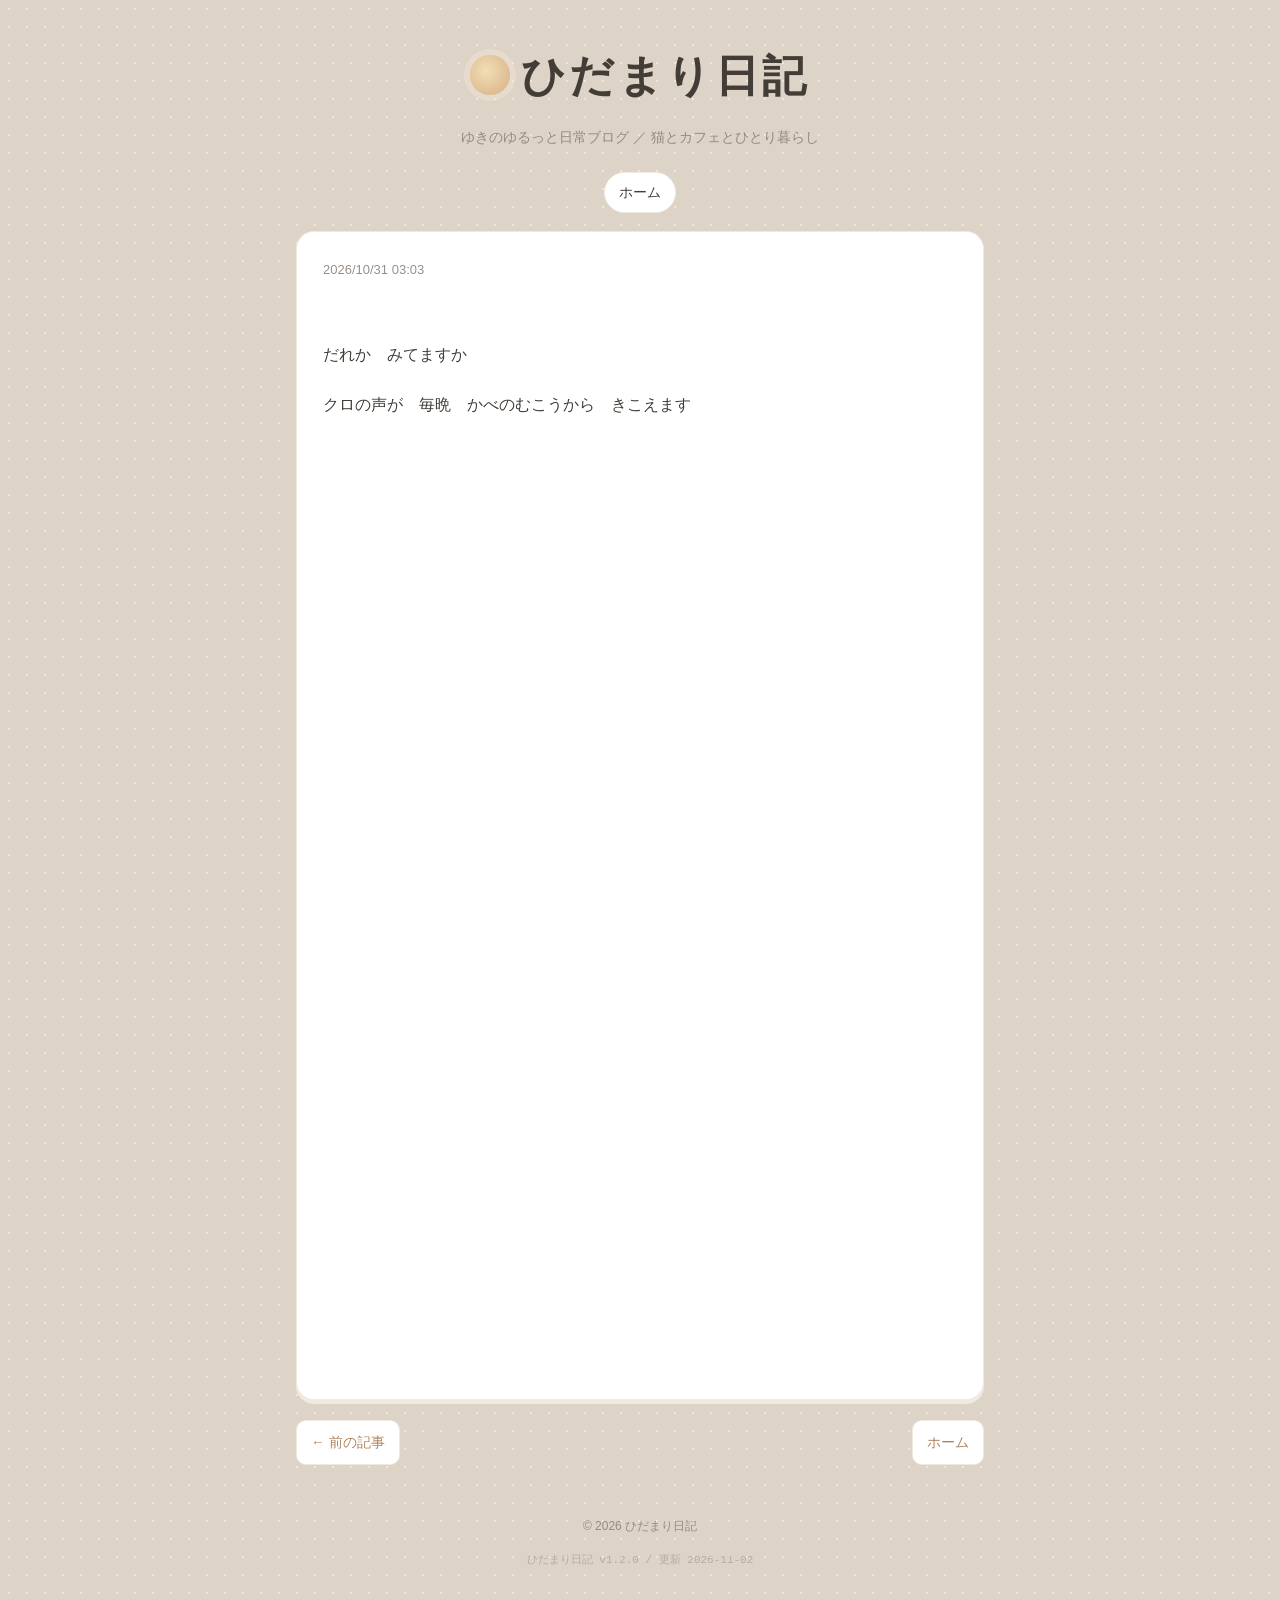
<file: blog/5.html>
<!DOCTYPE html>
<html lang="ja">
<head>
<meta charset="UTF-8">
<meta name="viewport" content="width=device-width, initial-scale=1, viewport-fit=cover">
<title>　 | ひだまり日記</title>
<link rel="stylesheet" href="../assets/blog.css">
<style>
  #lines p { opacity: 0; transition: opacity 1.2s; }
  #lines p.on { opacity: 1; }
  #knockBtn {
    display: block; margin: 26px auto 6px; font: inherit; font-size: 18px; letter-spacing: .4em;
    padding: 14px 30px; border-radius: 12px; border: 2px solid #6b1010; background: #2a0a0a; color: #f2d0d0; cursor: pointer;
  }
  #knockBtn[hidden] { display: none; }
</style>
</head>
<body class="stage-5">
<header class="site-header">
  <h1 class="site-title"><a href="../index.html"><span class="sun"></span><span id="siteName">ひだまり日記</span></a></h1>
  <p class="site-desc">ゆきのゆるっと日常ブログ ／ 猫とカフェとひとり暮らし</p>
</header>
<nav class="nav"><a href="../index.html">ホーム</a></nav>
<div class="article">
  <article class="card">
    <div class="post-date">2026/10/31 03:03</div>
    <h2>　</h2>
    <div id="lines">
      <p>だれか　みてますか</p>
      <p>クロの声が　毎晩　かべのむこうから　きこえます</p>
      <p>きのうから　わたしの名前も　よばれています</p>
      <p>ゆき　ゆき　ゆき　って</p>
      <div class="photo"><canvas data-photo="dark"></canvas><span class="cap">　</span></div>
      <p>電気が　つかなくなりました</p>
      <p>スマホの　あかりだけで　これを書いています</p>
      <p>かべの　ひっかき傷が　ふえています　内側から</p>
      <p>いま　ノックが　なりました</p>
      <p>こたえなければ　だいじょうぶ</p>
      <p>こたえなければ</p>
      <p id="youLine">　</p>
      <p class="redtext">あなたが　かわりに　こたえて</p>
    </div>
    <button type="button" id="knockBtn" hidden>ノックする</button>
  </article>
  <div class="pager"><a href="4.html">← 前の記事</a><a href="../index.html">ホーム</a></div>
</div>
<footer class="site-footer">© 2026 ひだまり日記<div data-dwd-ver="ひだまり日記"></div></footer>
<script src="../assets/dwd.js"></script>
<script src="../assets/blog.js"></script>
<script>
(function () {
  BLOG.markRead(5);
  var you = document.getElementById('youLine');
  you.textContent = 'いま　' + DWD.timeStr() + '　' + DWD.device() + '　で　これを　みている　あなた';
  you.className = 'redtext';

  // 一行ずつ浮かび上がる
  var ps = DWD.$$('#lines > p, #lines > .photo');
  ps.forEach(function (p) { p.style.opacity = 0; p.style.transition = 'opacity 1.2s'; });
  var i = 0;
  (function next() {
    if (i >= ps.length) {
      document.getElementById('knockBtn').hidden = false;
      return;
    }
    ps[i++].style.opacity = 1;
    // RTA中は少しだけ早く表示する
    var f = DWD.rtaRunning() ? 0.45 : 1;
    setTimeout(next, (i > 9 ? 1500 : 1100) * f);
  })();

  var btn = document.getElementById('knockBtn');
  var count = 0;
  btn.addEventListener('click', function () {
    count++;
    DWD.sfx.knock(1);
    btn.textContent = 'コン'.repeat(count);
    if (count < 3) return;
    btn.disabled = true;
    // 3回ノックした＝こたえてしまった
    setTimeout(function () {
      DWD.sfx.knock(3, 0.18);
      document.body.classList.add('blood');
      DWD.$$('#lines p').forEach(function (p) { p.textContent = 'はいれる'; });
      document.getElementById('siteName').textContent = 'DarkWebDark';
      document.body.classList.add('dwd-shake');
    }, 900);
    setTimeout(function () {
      DWD.set('entered', true);
      DWD.go('../dwd/index.html', 1400);
    }, 2600);
  });
})();
</script>
</body>
</html>
</file>
<file: assets/blog.css>
/* ひだまり日記（表のブログ）のスタイル */
:root {
  --bg: #fdf6ec;
  --paper: #ffffff;
  --ink: #4a3f35;
  --sub: #9a8b7c;
  --accent: #f2a65a;
  --accent2: #8cc0a8;
  --line: #efe3d3;
  --pink: #f6c1c1;
}
* { box-sizing: border-box; }
html { -webkit-text-size-adjust: 100%; }
body {
  margin: 0;
  background: var(--bg);
  background-image: radial-gradient(#f3e6d4 1.2px, transparent 1.2px);
  background-size: 18px 18px;
  color: var(--ink);
  font-family: "Hiragino Maru Gothic ProN", "M PLUS Rounded 1c", "Yu Gothic", "Meiryo", sans-serif;
  line-height: 1.9;
  overflow-x: hidden;
  transition: background-color 2s, color 2s, filter 2s;
}
a { color: #d07a2e; }
img { max-width: 100%; }

.site-header {
  text-align: center;
  padding: 34px 16px 22px;
  position: relative;
}
.site-title {
  margin: 0;
  font-size: clamp(28px, 7vw, 44px);
  letter-spacing: .08em;
  color: var(--ink);
}
.site-title a { color: inherit; text-decoration: none; }
.site-title .sun {
  display: inline-block;
  width: .9em; height: .9em;
  border-radius: 50%;
  background: radial-gradient(circle at 40% 40%, #ffd88a, var(--accent));
  box-shadow: 0 0 0 6px #ffe6c255;
  vertical-align: -0.08em;
  margin-right: .25em;
}
.site-desc { color: var(--sub); font-size: 14px; margin: 6px 0 0; }

.nav {
  display: flex; justify-content: center; gap: 6px; flex-wrap: wrap;
  padding: 0 12px 18px;
}
.nav a {
  text-decoration: none; color: var(--ink); font-size: 14px;
  padding: 6px 14px; border-radius: 999px; background: var(--paper);
  border: 1px solid var(--line);
}

.wrap {
  max-width: 980px; margin: 0 auto; padding: 0 16px 40px;
  display: grid; grid-template-columns: 1fr 260px; gap: 22px;
}
@media (max-width: 760px) {
  .wrap { grid-template-columns: 1fr; }
}

.card {
  background: var(--paper);
  border-radius: 18px;
  padding: 22px 22px;
  border: 1px solid var(--line);
  box-shadow: 0 4px 0 #f1e4d2;
  margin-bottom: 20px;
}
@media (max-width: 480px) { .card { padding: 18px 16px; } }

.post-date { color: var(--sub); font-size: 13px; }
.post-title { margin: 2px 0 10px; font-size: 21px; }
.post-title a { color: var(--ink); text-decoration: none; }
.post-title a:hover { color: #d07a2e; }
.post-excerpt { margin: 0 0 10px; }
.tags { display: flex; gap: 6px; flex-wrap: wrap; }
.tag { font-size: 12px; background: #fff2e2; color: #c07a3a; border-radius: 6px; padding: 1px 8px; }
.readmore { display: inline-block; margin-top: 6px; font-size: 14px; }

.side .card { padding: 18px; }
.side h3 { margin: 0 0 10px; font-size: 15px; border-bottom: 2px dashed var(--line); padding-bottom: 6px; }
.profile { text-align: center; }
.avatar {
  width: 96px; height: 96px; margin: 4px auto 10px; border-radius: 50%;
  background: #ffe1c4; position: relative; overflow: hidden;
  border: 3px solid #fff; box-shadow: 0 0 0 2px var(--line);
}
/* CSSで描いたアバター（女の子） */
.avatar .hair { position: absolute; inset: 0; background: radial-gradient(ellipse at 50% 20%, #6b4a33 55%, transparent 56%); }
.avatar .face { position: absolute; left: 22%; top: 30%; width: 56%; height: 56%; border-radius: 50%; background: #ffe7d4; }
.avatar .eye { position: absolute; top: 52%; width: 7px; height: 9px; border-radius: 50%; background: #3b2b20; transition: all .4s; }
.avatar .eye.l { left: 38%; } .avatar .eye.r { right: 38%; }
.avatar .cheek { position: absolute; top: 62%; width: 10px; height: 6px; border-radius: 50%; background: #f9b7b7; }
.avatar .cheek.l { left: 30%; } .avatar .cheek.r { right: 30%; }
.avatar .mouth { position: absolute; left: 50%; top: 68%; width: 10px; height: 5px; margin-left: -5px; border-bottom: 2px solid #c06b5a; border-radius: 0 0 10px 10px; transition: all .4s; }
.avatar.creepy .eye { background: #000; width: 11px; height: 14px; box-shadow: 0 0 6px #000; }
.avatar.creepy .mouth { height: 14px; width: 8px; margin-left: -4px; border: 0; border-radius: 50%; background: #2a0000; }
.avatar.creepy .cheek { background: #7a1010; }

.counter {
  font-family: "Courier New", monospace; font-size: 22px; letter-spacing: .15em;
  background: #3b302a; color: #ffd88a; border-radius: 8px; display: inline-block; padding: 2px 10px;
}
.side ul { margin: 0; padding-left: 1.1em; font-size: 14px; }
.side li { margin: 4px 0; }

.site-footer { text-align: center; color: var(--sub); font-size: 12px; padding: 10px 16px 30px; }

/* 記事ページ */
.article { max-width: 720px; margin: 0 auto; padding: 0 16px 40px; }
.article .card { padding: 26px 26px; }
@media (max-width: 480px) { .article .card { padding: 20px 16px; } }
.article h2 { margin: 4px 0 18px; font-size: 24px; line-height: 1.5; }
.article p { margin: 0 0 1.2em; }
.photo {
  border-radius: 14px; overflow: hidden; margin: 6px 0 18px; aspect-ratio: 4 / 3;
  position: relative; background: #eee; max-height: 420px; width: 100%;
}
.photo canvas { width: 100%; height: 100%; display: block; }
.photo .cap { position: absolute; bottom: 8px; right: 10px; font-size: 12px; color: #fff; text-shadow: 0 1px 2px #0008; }
.pager { display: flex; justify-content: space-between; gap: 10px; margin-top: 10px; font-size: 14px; flex-wrap: wrap; }
.pager a { text-decoration: none; background: var(--paper); border: 1px solid var(--line); padding: 8px 14px; border-radius: 10px; }

.comments h3 { font-size: 16px; margin: 0 0 12px; }
.comment { border-top: 1px dashed var(--line); padding: 10px 0; font-size: 14px; }
.comment .who { font-weight: bold; }
.comment .when { color: var(--sub); font-size: 12px; margin-left: 6px; }
.comment.odd .who { color: #8a0000; }
.comment form, .comment-form { display: flex; gap: 8px; flex-wrap: wrap; margin-top: 10px; }
.comment-form input, .comment-form textarea {
  flex: 1 1 160px; font: inherit; font-size: 16px; padding: 8px 10px;
  border-radius: 10px; border: 1px solid var(--line); background: #fffdf9; color: var(--ink);
}
.comment-form button {
  font: inherit; font-size: 15px; padding: 8px 16px; border-radius: 10px; border: 0;
  background: var(--accent); color: #fff; cursor: pointer;
}

.faint { color: #fbf3e8; }
.faint::selection { background: #300; color: #f33; }
.small { font-size: 13px; color: var(--sub); }

/* 不気味化ステージ */
body.stage-3 { --bg: #f6efe4; }
body.stage-4 { --bg: #ece4d8; filter: saturate(.75); }
body.stage-5 { --bg: #ddd3c6; filter: saturate(.5) contrast(1.05); }
body.blood {
  --bg: #1a0505; --paper: #250808; --ink: #e8d8d8; --sub: #a05050; --line: #4a1010;
  background-image: none;
}
body.blood .card { box-shadow: 0 4px 0 #400; }
body.blood a { color: #ff4040; }
body.blood .counter { background: #000; color: #f22; }
body.blood .tag { background: #3a0a0a; color: #f55; }
body.blood .nav a, body.blood .pager a { background: var(--paper); color: #f55; }

.hidden { display: none !important; }

/* RTAモード・ランキング */
.rta-card { border-color: #c9a040; }
.rta-h { margin: 0 0 8px; font-size: 16px; letter-spacing: .08em; }
.rta-row { display: flex; align-items: center; gap: 14px; flex-wrap: wrap; }
.rta-btn {
  font: inherit; font-size: 16px; font-weight: bold; padding: 10px 22px; border-radius: 10px; border: 0;
  background: #2b2116; color: #ffd36a; cursor: pointer; letter-spacing: .1em;
}
.rta-btn:focus-visible, .rta-form button:focus-visible { outline: 3px solid #c9a040; outline-offset: 2px; }
.rta-num { font-family: "Courier New", monospace; font-variant-numeric: tabular-nums; }
.rta-form { margin-top: 12px; }
.rta-form button[disabled] { opacity: .5; cursor: default; }
.rta-list { margin: 0; padding: 0; list-style: none; font-size: 14px; }
.rta-list li { display: flex; align-items: baseline; gap: 10px; padding: 5px 0; border-top: 1px dashed var(--line); }
.rta-list li:first-child { border-top: 0; }
.rta-list .rta-rank { width: 3.2em; color: var(--sub); flex: none; }
.rta-list .rta-who { flex: 1; min-width: 0; overflow-wrap: anywhere; }
.rta-list li.me { font-weight: bold; color: #b07a10; }
body.blood .rta-card { border-color: #7a5a10; }
body.blood .rta-list li.me { color: #ffd36a; }

.toast {
  position: fixed; left: 50%; bottom: 22px; transform: translateX(-50%);
  background: #fff; border: 2px solid var(--accent); color: var(--ink);
  border-radius: 14px; padding: 12px 18px; z-index: 50; box-shadow: 0 6px 20px #0002;
  font-size: 15px; max-width: calc(100% - 32px); text-align: center;
  animation: toastIn .5s ease;
}
@keyframes toastIn { from { opacity: 0; transform: translate(-50%, 20px); } }

.redtext { color: #b00000; }
.shiver { display: inline-block; animation: shiver .15s linear infinite; }
@keyframes shiver { 0% { transform: translate(0) } 50% { transform: translate(1px, -1px) } 100% { transform: translate(-1px, 1px) } }
</file>
<file: assets/dark.css>
/* DarkWebDark（裏側）の共通スタイル */
:root {
  --bg: #050505;
  --ink: #b9b2a8;
  --dim: #5d5650;
  --red: #d01515;
  --line: #1e1a18;
}
* { box-sizing: border-box; }
html { -webkit-text-size-adjust: 100%; }
body {
  margin: 0; background: var(--bg); color: var(--ink);
  font-family: "Hiragino Mincho ProN", "Yu Mincho", "MS Mincho", serif;
  line-height: 2; min-height: 100vh; overflow-x: hidden;
  -webkit-tap-highlight-color: transparent;
}
a { color: var(--red); }
.page { position: relative; z-index: 2; max-width: 760px; margin: 0 auto; padding: 40px 16px 60px; }
.layer {
  font-family: "Courier New", monospace; font-size: 12px; letter-spacing: .4em; color: var(--dim);
  text-align: center; margin-bottom: 8px;
}
.logo {
  font-family: "Courier New", monospace; text-align: center; font-size: clamp(30px, 9vw, 56px);
  letter-spacing: .12em; margin: 0 0 24px; color: #ddd; font-weight: 700;
  text-shadow: 2px 0 #f00, -2px 0 #0ff; animation: logoFlick 4s infinite;
}
@keyframes logoFlick {
  0%, 92%, 100% { opacity: 1; transform: none; }
  93% { opacity: .2; transform: skewX(20deg); }
  95% { opacity: 1; transform: translateX(6px); }
  97% { opacity: .5; }
}
.msg { text-align: center; font-size: clamp(16px, 4.4vw, 20px); letter-spacing: .15em; min-height: 2em; margin: 6px 0; }
.dim { color: var(--dim); }
.red { color: var(--red); }
.center { text-align: center; }
.btn {
  display: inline-block; font: inherit; font-size: 16px; letter-spacing: .3em; padding: 12px 24px;
  border: 1px solid #4a1010; background: #0d0606; color: #e0c8c8; cursor: pointer; text-decoration: none;
  border-radius: 2px; transition: background .2s, border-color .2s; touch-action: manipulation;
}
.btn:hover, .btn:focus-visible { background: #2a0808; border-color: var(--red); outline: none; }
.btn[disabled] { opacity: .35; cursor: default; }
.input {
  font: inherit; font-size: 18px; background: #000; color: #eee; border: 1px solid #3a1010;
  padding: 10px 12px; width: min(280px, 100%); text-align: center; letter-spacing: .2em; border-radius: 2px;
}
.input:focus { outline: none; border-color: var(--red); }
.fade-in { animation: fadeIn 1.5s ease both; }
@keyframes fadeIn { from { opacity: 0; } }
.hidden { display: none !important; }
.vignette {
  position: fixed; inset: 0; pointer-events: none; z-index: 3;
  background: radial-gradient(ellipse at center, transparent 45%, rgba(0,0,0,.85) 100%);
}
.footer-ver { position: relative; z-index: 2; }
.blink { animation: blink 1s steps(2) infinite; }
@keyframes blink { 50% { opacity: 0; } }
.err { color: var(--red); font-size: 14px; min-height: 1.6em; text-align: center; letter-spacing: .1em; }
</file>
